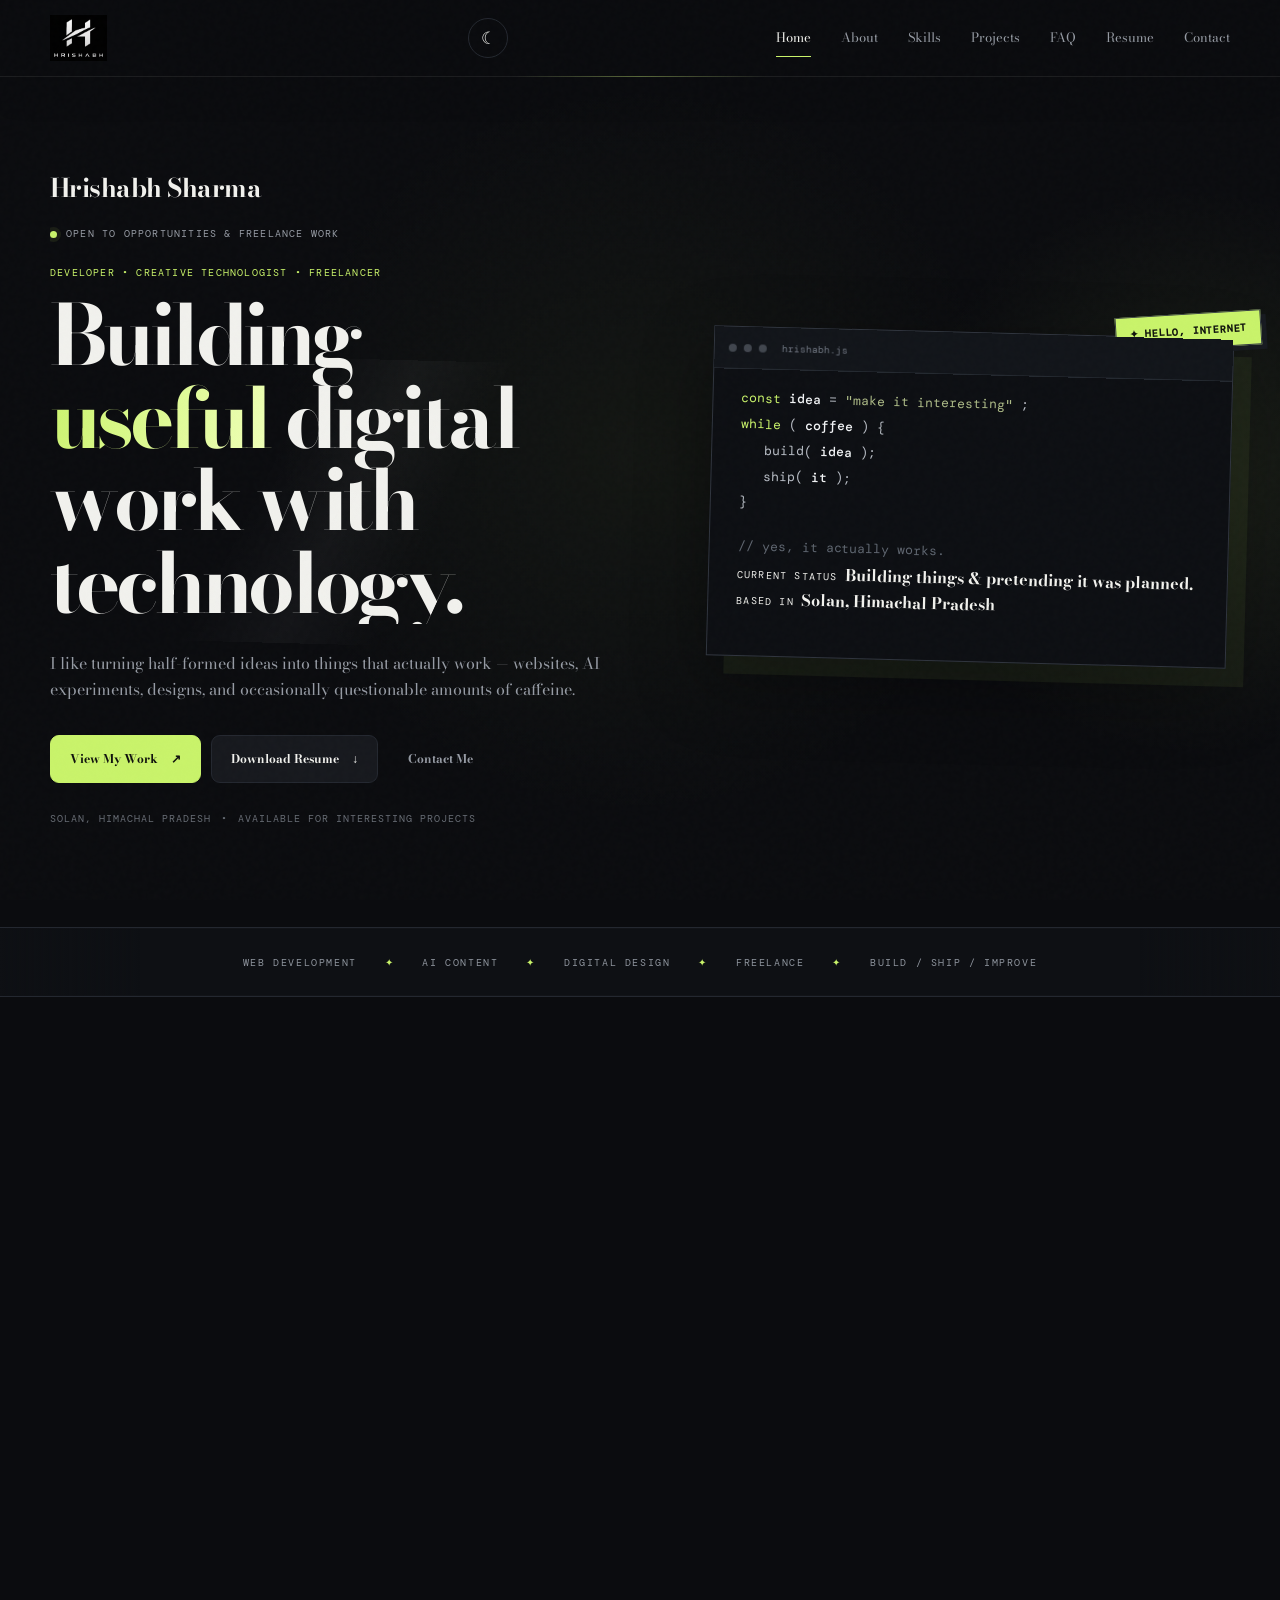
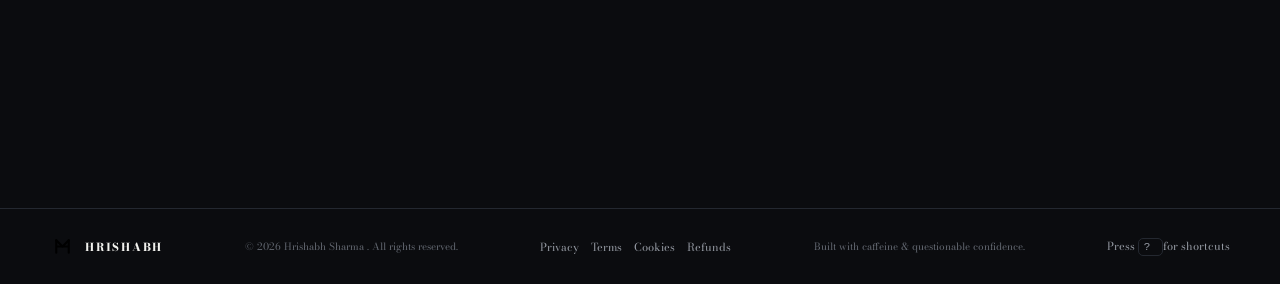
<file: index.html>
<!DOCTYPE html>
<html lang="en">
 <head>
  <meta charset="utf-8"/>
  <meta content="width=device-width, initial-scale=1.0" name="viewport"/>
  <meta content="Hrishabh Sharma &mdash; developer, creative technologist and freelancer." name="description"/>
  <meta content="Hrishabh Sharma &mdash; Portfolio" property="og:title"/>
  <meta content="Developer, creative technologist and freelancer building useful digital work." property="og:description"/>
  <meta content="website" property="og:type"/>
  <meta content="https://hrishabh-sharma.github.io/" property="og:url"/>
  <meta content="hrishabh-logo.png" property="og:image"/>
  <meta content="summary_large_image" name="twitter:card"/>
  <meta content="Hrishabh Sharma &mdash; Portfolio" name="twitter:title"/>
  <meta content="Developer, creative technologist and freelancer building useful digital work." name="twitter:description"/>
  <meta content="#0b0c0f" name="theme-color"/>
  <title>
   Hrishabh Sharma &mdash; Portfolio
  </title>
  <link href="logo.svg" rel="icon" type="image/svg+xml"/>
  <link href="styles.css" rel="stylesheet"/>
  <meta name="google-site-verification" content="fLs3SwCRqdv5piIlrP9gVvHVy-LVwtjwwnBd9U3S_yw" />

  <!-- Favicons -->
<link rel="icon" type="image/x-icon" href="/favicon.ico">
<link rel="icon" type="image/png" sizes="16x16" href="/favicon-16x16.png">
<link rel="icon" type="image/png" sizes="32x32" href="/favicon-32x32.png">

<!-- Apple Touch Icon -->
<link rel="apple-touch-icon" href="/apple-touch-icon.png">

<!-- Android Chrome -->
<link rel="icon" type="image/png" sizes="192x192" href="/android-chrome-192x192.png">
<link rel="icon" type="image/png" sizes="512x512" href="/android-chrome-512x512.png">

<!-- Web Manifest -->
<link rel="manifest" href="/site.webmanifest">
 </head>
 <body class="is-loading">
  <a class="skip-link" href="#main-content">
   Skip to content
  </a>
  <div aria-hidden="true" class="skeleton-loader" id="skeleton-loader">
   <div class="skeleton-card">
    <div class="skeleton-line med">
    </div>
    <div class="skeleton-line big">
    </div>
    <div class="skeleton-line">
    </div>
    <div class="skeleton-line med">
    </div>
   </div>
  </div>
  <div aria-hidden="true" class="scroll-progress">
   <span>
   </span>
  </div>
  <div aria-hidden="true" class="ambient ambient-one">
  </div>
  <div aria-hidden="true" class="ambient ambient-two">
  </div>
  <header class="nav-wrap">
   <nav aria-label="Primary navigation" class="nav container">
    <a class="brand brand-image" href="#home">
     <img alt="Hrishabh logo" src="hrishabh-logo.png"/>
    </a>
    <div class="nav-actions">
     <button aria-label="Toggle light and dark mode" class="theme-toggle" title="Toggle theme" type="button">
      ☾
     </button>
     <button aria-expanded="false" aria-label="Toggle navigation" class="menu-button" type="button">
      <span>
      </span>
      <span>
      </span>
      <span>
      </span>
     </button>
    </div>
    <div class="nav-links">
     <a href="#home">
      Home
     </a>
     <a href="#about">
      About
     </a>
     <a href="#skills">
      Skills
     </a>
     <a href="#projects">
      Projects
     </a>
     <a href="#faq">
      FAQ
     </a>
     <a href="#resume">
      Resume
     </a>
     <a href="#contact">
      Contact
     </a>
    </div>
   </nav>
  </header>
  <main id="main-content">
   <section class="hero" id="home">
    <div class="container hero-grid">
     <div class="hero-copy">
      <p class="hero-name" data-name="">
      </p>
      <div class="status">
       <span class="status-dot">
       </span>
       Open to opportunities &amp; freelance work
      </div>
      <p class="hero-kicker" data-tagline="">
      </p>
      <h1>
       Building
       <em>
        useful
       </em>
       digital work with technology.
      </h1>
      <p class="hero-intro" data-intro="">
      </p>
      <div class="button-row">
       <a class="button button-primary" href="#projects">
        View My Work
        <span>
         &nearrow;
        </span>
       </a>
       <a class="button button-secondary" data-resume="" download="">
        Download Resume
        <span>
         &darr;
        </span>
       </a>
       <a class="button button-ghost" href="#contact">
        Contact Me
       </a>
      </div>
      <div class="hero-meta">
       <span data-location="">
       </span>
       <span>
        &bull;
       </span>
       <span>
        Available for interesting projects
       </span>
      </div>
     </div>
     <div class="hero-visual hero-code">
      <div class="code-window">
       <div class="window-bar">
        <span>
        </span>
        <span>
        </span>
        <span>
        </span>
        <b>
         hrishabh.js
        </b>
       </div>
       <div class="code-lines">
        <div>
         <i>
          const
         </i>
         <strong>
          idea
         </strong>
         =
         <em>
          "make it interesting"
         </em>
         ;
        </div>
        <div>
         <i>
          while
         </i>
         (
         <strong>
          coffee
         </strong>
         ) {
        </div>
        <div class="indent">
         build(
         <strong>
          idea
         </strong>
         );
        </div>
        <div class="indent">
         ship(
         <strong>
          it
         </strong>
         );
        </div>
        <div>
         }
        </div>
        <div class="code-comment">
         // yes, it actually works.
        </div>
       </div>
       <div class="floating-card floating-top">
        <span class="mini-label">
         CURRENT STATUS
        </span>
        <strong>
         Building things &amp; pretending it was planned.
        </strong>
       </div>
       <div class="floating-card floating-bottom">
        <span class="mini-label">
         BASED IN
        </span>
        <strong data-location="">
        </strong>
       </div>
      </div>
     </div>
    </div>
   </section>
   <section aria-label="Creative highlights" class="visual-marquee">
    <div class="container marquee-track">
     <span>
      WEB DEVELOPMENT
     </span>
     <i>
      ✦
     </i>
     <span>
      AI CONTENT
     </span>
     <i>
      ✦
     </i>
     <span>
      DIGITAL DESIGN
     </span>
     <i>
      ✦
     </i>
     <span>
      FREELANCE
     </span>
     <i>
      ✦
     </i>
     <span>
      BUILD / SHIP / IMPROVE
     </span>
    </div>
   </section>
   <section class="section" id="about">
    <div class="container">
     <div class="section-heading">
      <span class="eyebrow">
       01 / About
      </span>
      <h2>
       Part developer, part designer, part &ldquo;let me try one more thing.&rdquo;
      </h2>
      <p>
       A little context about how I work and what I like building.
      </p>
     </div>
     <div class="about-grid">
      <div class="about-photo-wrap">
       <div class="about-photo-label">
        PROFILE / PHOTO
       </div>
       <!-- Replace profile-visual.svg with your own photo later. Keep the same path or update the src. -->
       <div class="profile-frame">
        <img alt="Profile placeholder for Hrishabh Sharma" loading="lazy" src="profile-visual.svg"/>
       </div>
      </div>
      <div class="about-content">
       <div class="about-lead">
        <p data-about="">
        </p>
       </div>
       <div class="about-details">
        <div>
         <span>
          Currently learning
         </span>
         <p data-learning="">
         </p>
        </div>
        <div>
         <span>
          Interested in
         </span>
         <p data-interests="">
         </p>
        </div>
       </div>
      </div>
     </div>
    </div>
   </section>
   <section class="section section-muted" id="skills">
    <div class="container">
     <div class="section-heading">
      <span class="eyebrow">
       02 / Skills
      </span>
      <h2>
       Things I can make do stuff.
      </h2>
      <p>
       Some serious skills, some creative ones, and a suspicious amount of curiosity.
      </p>
     </div>
     <div class="skill-grid" id="skills-grid">
     </div>
     <div class="tech-strip">
      <span>
       TECHNOLOGIES
      </span>
      <div id="technologies">
      </div>
     </div>
    </div>
   </section>
   <section class="section" id="projects">
    <div class="container">
     <div class="section-heading">
      <span class="eyebrow">
       03 / Projects
      </span>
      <h2>
       Things I have actually shipped.
      </h2>
      <p>
       No &ldquo;coming soon&rdquo; projects pretending to be experience.
      </p>
     </div>
     <div class="project-grid" id="projects-grid">
     </div>
    </div>
   </section>
   <section class="section section-muted" id="experience">
    <div class="container two-column-section">
     <div>
      <div class="section-heading">
       <span class="eyebrow">
        04 / Experience
       </span>
       <h2>
        Things I have done.
       </h2>
      </div>
      <div class="timeline" id="experience-list">
      </div>
     </div>
     <div id="education">
      <div class="section-heading">
       <span class="eyebrow">
        05 / Education
       </span>
       <h2>
        Current side quest.
       </h2>
      </div>
      <div class="education-list" id="education-list">
      </div>
     </div>
    </div>
   </section>
   <section class="section faq-section section-muted" id="faq">
    <div class="container">
     <div class="section-heading">
      <span class="eyebrow">
       06 / FAQ
      </span>
      <h2>
       Questions people usually ask.
      </h2>
      <p>
       The useful stuff, without making you dig through a 14-page PDF.
      </p>
     </div>
     <div class="faq-list">
      <article class="faq-item">
       <button aria-expanded="false" class="faq-question" type="button">
        <span>
         Can I hire you for a website?
        </span>
        <span>
         +
        </span>
       </button>
       <div class="faq-answer">
        <div>
         <p>
          Yes. I can work on landing pages, business websites, portfolio sites, and other practical web projects.
         </p>
        </div>
       </div>
      </article>
      <article class="faq-item">
       <button aria-expanded="false" class="faq-question" type="button">
        <span>
         Can you work with an existing website?
        </span>
        <span>
         +
        </span>
       </button>
       <div class="faq-answer">
        <div>
         <p>
          Yes. If the project is editable and the scope is clear, I can make updates, fixes, responsive improvements, and visual refinements.
         </p>
        </div>
       </div>
      </article>
      <article class="faq-item">
       <button aria-expanded="false" class="faq-question" type="button">
        <span>
         How do I contact you?
        </span>
        <span>
         +
        </span>
       </button>
       <div class="faq-answer">
        <div>
         <p>
          The fastest option is email. You can copy the address directly from the Contact section.
         </p>
        </div>
       </div>
      </article>
      <article class="faq-item">
       <button aria-expanded="false" class="faq-question" type="button">
        <span>
         Is this site available without a build setup?
        </span>
        <span>
         +
        </span>
       </button>
       <div class="faq-answer">
        <div>
         <p>
          Yes. This portfolio is plain HTML, CSS and JavaScript, so it can be opened directly and hosted on GitHub Pages.
         </p>
        </div>
       </div>
      </article>
     </div>
    </div>
   </section>
   <section class="section resume-section" id="resume">
    <div class="container resume-box">
     <div>
      <span class="eyebrow">
       07 / Resume
      </span>
      <h2>
       Want the concise version?
      </h2>
      <p>
       The formal version, for people who enjoy PDFs more than scrolling.
      </p>
     </div>
     <a class="button button-primary" data-resume="" download="">
      Download Resume
      <span>
       &darr;
      </span>
     </a>
    </div>
   </section>
   <section class="section contact-section" id="contact">
    <div class="container contact-grid">
     <div>
      <div class="section-heading">
       <span class="eyebrow">
        08 / Contact
       </span>
       <h2>
        Let's build something useful.
       </h2>
       <p>
        Got an idea, project, collaboration, or a beautifully chaotic problem? Send it over.
       </p>
      </div>
      <div class="email-wrap">
       <a class="email-link" data-email="">
       </a>
       <button class="copy-button" data-copy-email="" type="button">
        Copy email
       </button>
      </div>
     </div>
     <div class="contact-details">
      <div>
       <span>
        Location
       </span>
       <strong data-location="">
       </strong>
      </div>
      <div class="social-row" id="social-links">
      </div>
     </div>
    </div>
   </section>
  </main>
  <footer class="footer">
   <div class="container footer-inner">
    <a class="brand" href="#home">
     <img alt="" src="logo.svg"/>
     <span data-logo="">
      HRISHABH
     </span>
    </a>
    <span>
     &copy;
     <span id="year">
     </span>
     <span data-name="">
     </span>
     . All rights reserved.
    </span>
    <nav aria-label="Legal" class="legal-links">
     <a href="privacy-policy.html">
      Privacy
     </a>
     <a href="terms.html">
      Terms
     </a>
     <a href="cookie-policy.html">
      Cookies
     </a>
     <a href="refund-policy.html">
      Refunds
     </a>
    </nav>
    <span>
     Built with caffeine &amp; questionable confidence.
    </span>
    <span class="shortcut-hint">
     Press
     <kbd>
      ?
     </kbd>
     for shortcuts
    </span>
   </div>
  </footer>
  <button aria-label="Back to top" class="back-top" id="back-top" type="button">
   &uarr;
  </button>
  <div aria-atomic="true" aria-live="polite" class="toast-stack" id="toast-stack">
  </div>
  <div aria-labelledby="shortcut-title" aria-modal="true" class="shortcut-panel" id="shortcut-panel" role="dialog">
   <div class="shortcut-box">
    <div class="shortcut-head">
     <h3 id="shortcut-title">
      Keyboard shortcuts
     </h3>
     <button aria-label="Close shortcuts" class="shortcut-close" type="button">
      &times;
     </button>
    </div>
    <div class="shortcut-list">
     <div class="shortcut-row">
      <span>
       Go home
      </span>
      <kbd>
       G
      </kbd>
      <kbd>
       H
      </kbd>
     </div>
     <div class="shortcut-row">
      <span>
       Go to projects
      </span>
      <kbd>
       G
      </kbd>
      <kbd>
       P
      </kbd>
     </div>
     <div class="shortcut-row">
      <span>
       Go to contact
      </span>
      <kbd>
       G
      </kbd>
      <kbd>
       C
      </kbd>
     </div>
     <div class="shortcut-row">
      <span>
       Toggle theme
      </span>
      <kbd>
       T
      </kbd>
     </div>
     <div class="shortcut-row">
      <span>
       Show shortcuts
      </span>
      <kbd>
       ?
      </kbd>
     </div>
     <div class="shortcut-row">
      <span>
       Close overlay
      </span>
      <kbd>
       Esc
      </kbd>
     </div>
    </div>
   </div>
  </div>
  <script src="profile.js">
  </script>
  <script src="main.js">
  </script>
 </body>
</html>
</file>
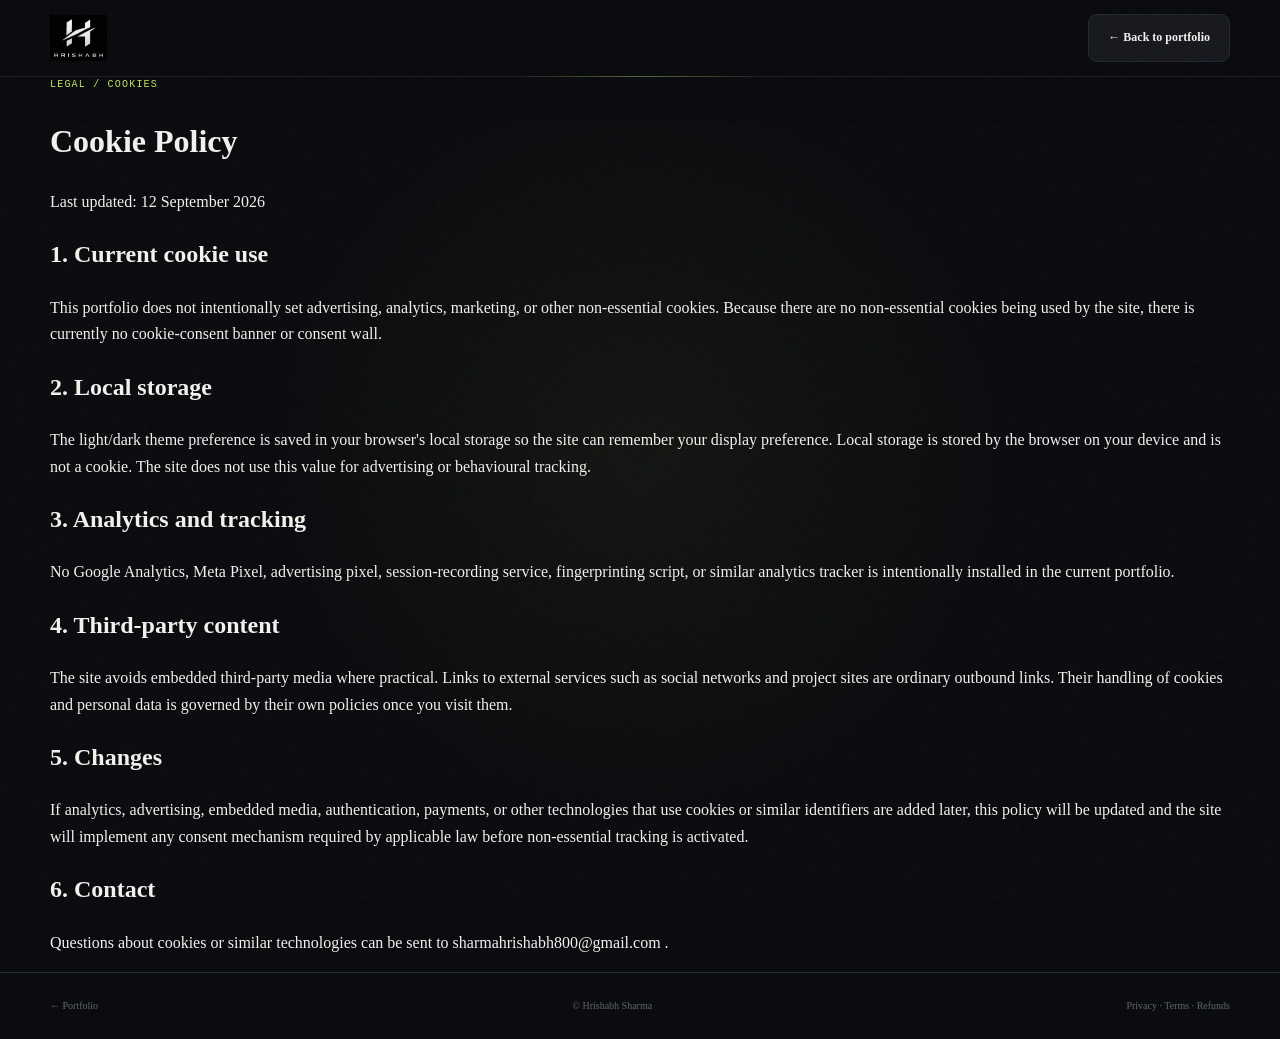
<file: cookie-policy.html>
<!DOCTYPE html>
<html lang="en">
 <head>
  <meta charset="utf-8"/>
  <meta content="width=device-width, initial-scale=1" name="viewport"/>
  <meta content="default-src 'self'; script-src 'self'; style-src 'self' 'unsafe-inline'; img-src 'self' data:; font-src 'self'; connect-src 'none'; frame-src 'none'; object-src 'none'; base-uri 'self'; form-action 'self' mailto:; frame-ancestors 'none';" http-equiv="Content-Security-Policy"/>
  <meta content="Cookie Policy for Hrishabh Sharma's portfolio website." name="description"/>
  <title>
   Cookie Policy &mdash; Hrishabh Sharma
  </title>
  <link href="logo.svg" rel="icon" type="image/svg+xml"/>
  <link href="styles.css" rel="stylesheet"/>
 </head>
 <body>
  <a class="skip-link" href="#legal-content">
   Skip to content
  </a>
  <header class="nav-wrap">
   <nav aria-label="Primary navigation" class="nav container">
    <a class="brand brand-image" href="index.html">
     <img alt="Hrishabh logo" src="hrishabh-logo.png"/>
    </a>
    <a class="button button-secondary" href="index.html">
     &larr; Back to portfolio
    </a>
   </nav>
  </header>
  <main class="legal-page" id="legal-content">
   <div class="container legal-container">
    <span class="eyebrow">
     Legal / Cookies
    </span>
    <h1>
     Cookie Policy
    </h1>
    <p class="legal-updated">
     Last updated: 12 September 2026
    </p>
    <h2>
     1. Current cookie use
    </h2>
    <p>
     This portfolio does not intentionally set advertising, analytics, marketing, or other non-essential cookies. Because there are no non-essential cookies being used by the site, there is currently no cookie-consent banner or consent wall.
    </p>
    <h2>
     2. Local storage
    </h2>
    <p>
     The light/dark theme preference is saved in your browser's local storage so the site can remember your display preference. Local storage is stored by the browser on your device and is not a cookie. The site does not use this value for advertising or behavioural tracking.
    </p>
    <h2>
     3. Analytics and tracking
    </h2>
    <p>
     No Google Analytics, Meta Pixel, advertising pixel, session-recording service, fingerprinting script, or similar analytics tracker is intentionally installed in the current portfolio.
    </p>
    <h2>
     4. Third-party content
    </h2>
    <p>
     The site avoids embedded third-party media where practical. Links to external services such as social networks and project sites are ordinary outbound links. Their handling of cookies and personal data is governed by their own policies once you visit them.
    </p>
    <h2>
     5. Changes
    </h2>
    <p>
     If analytics, advertising, embedded media, authentication, payments, or other technologies that use cookies or similar identifiers are added later, this policy will be updated and the site will implement any consent mechanism required by applicable law before non-essential tracking is activated.
    </p>
    <h2>
     6. Contact
    </h2>
    <p>
     Questions about cookies or similar technologies can be sent to
     <a href="mailto:sharmahrishabh800@gmail.com">
      sharmahrishabh800@gmail.com
     </a>
     .
    </p>
   </div>
  </main>
  <footer class="footer">
   <div class="container footer-inner">
    <a href="index.html">
     &larr; Portfolio
    </a>
    <span>
     &copy;
     <span id="year">
     </span>
     Hrishabh Sharma
    </span>
    <nav aria-label="Legal navigation">
     <a href="privacy-policy.html">
      Privacy
     </a>
     &middot;
     <a href="terms.html">
      Terms
     </a>
     &middot;
     <a href="refund-policy.html">
      Refunds
     </a>
    </nav>
   </div>
  </footer>
  <script>
   document.getElementById('year').textContent=new Date().getFullYear();
  </script>
 </body>
</html>
</file>
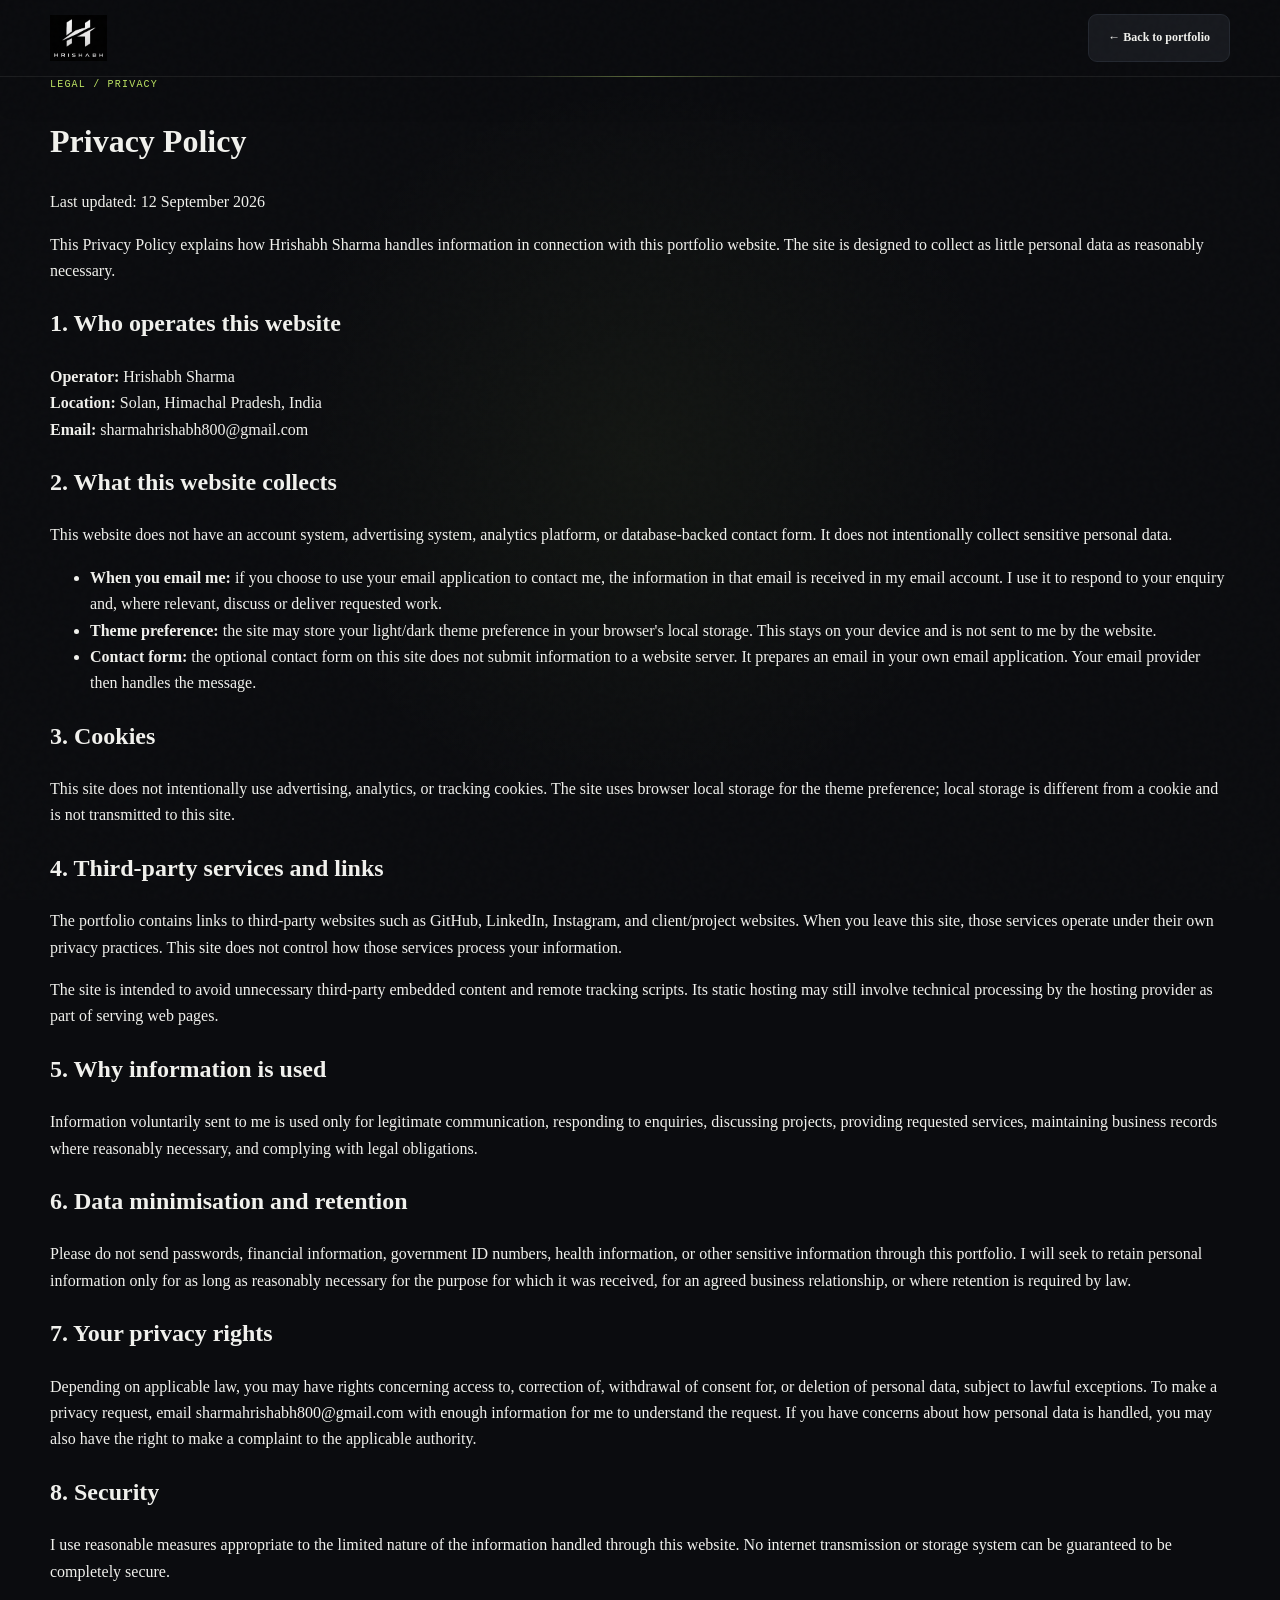
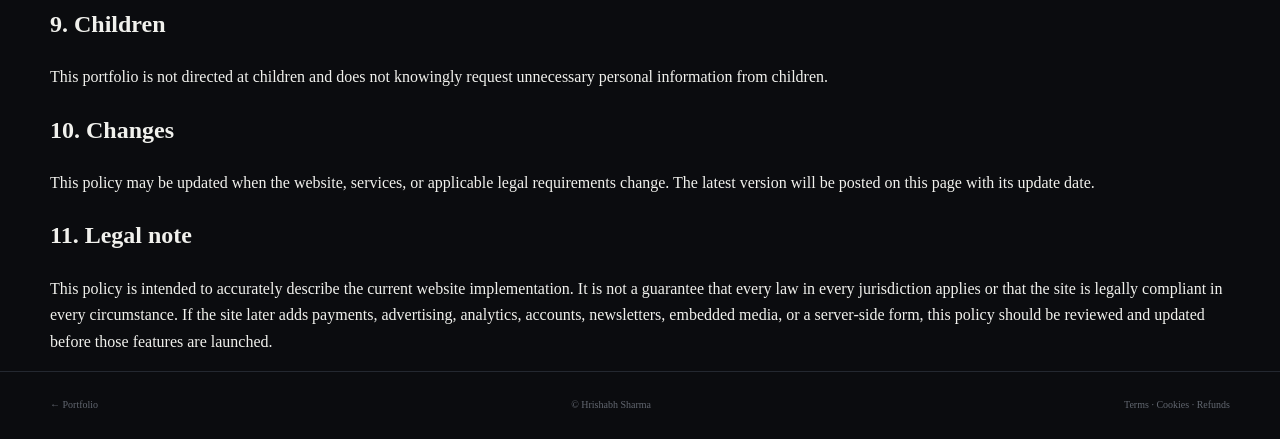
<file: privacy-policy.html>
<!DOCTYPE html>
<html lang="en">
 <head>
  <meta charset="utf-8"/>
  <meta content="width=device-width, initial-scale=1" name="viewport"/>
  <meta content="default-src 'self'; script-src 'self'; style-src 'self' 'unsafe-inline'; img-src 'self' data:; font-src 'self'; connect-src 'none'; frame-src 'none'; object-src 'none'; base-uri 'self'; form-action 'self' mailto:; frame-ancestors 'none';" http-equiv="Content-Security-Policy"/>
  <meta content="Privacy Policy for Hrishabh Sharma's portfolio website." name="description"/>
  <title>
   Privacy Policy &mdash; Hrishabh Sharma
  </title>
  <link href="logo.svg" rel="icon" type="image/svg+xml"/>
  <link href="styles.css" rel="stylesheet"/>
 </head>
 <body>
  <a class="skip-link" href="#legal-content">
   Skip to content
  </a>
  <header class="nav-wrap">
   <nav aria-label="Primary navigation" class="nav container">
    <a class="brand brand-image" href="index.html">
     <img alt="Hrishabh logo" src="hrishabh-logo.png"/>
    </a>
    <a class="button button-secondary" href="index.html">
     &larr; Back to portfolio
    </a>
   </nav>
  </header>
  <main class="legal-page" id="legal-content">
   <div class="container legal-container">
    <span class="eyebrow">
     Legal / Privacy
    </span>
    <h1>
     Privacy Policy
    </h1>
    <p class="legal-updated">
     Last updated: 12 September 2026
    </p>
    <p>
     This Privacy Policy explains how Hrishabh Sharma handles information in connection with this portfolio website. The site is designed to collect as little personal data as reasonably necessary.
    </p>
    <h2>
     1. Who operates this website
    </h2>
    <p>
     <strong>
      Operator:
     </strong>
     Hrishabh Sharma
     <br/>
     <strong>
      Location:
     </strong>
     Solan, Himachal Pradesh, India
     <br/>
     <strong>
      Email:
     </strong>
     <a href="mailto:sharmahrishabh800@gmail.com">
      sharmahrishabh800@gmail.com
     </a>
    </p>
    <h2>
     2. What this website collects
    </h2>
    <p>
     This website does not have an account system, advertising system, analytics platform, or database-backed contact form. It does not intentionally collect sensitive personal data.
    </p>
    <ul>
     <li>
      <strong>
       When you email me:
      </strong>
      if you choose to use your email application to contact me, the information in that email is received in my email account. I use it to respond to your enquiry and, where relevant, discuss or deliver requested work.
     </li>
     <li>
      <strong>
       Theme preference:
      </strong>
      the site may store your light/dark theme preference in your browser's local storage. This stays on your device and is not sent to me by the website.
     </li>
     <li>
      <strong>
       Contact form:
      </strong>
      the optional contact form on this site does not submit information to a website server. It prepares an email in your own email application. Your email provider then handles the message.
     </li>
    </ul>
    <h2>
     3. Cookies
    </h2>
    <p>
     This site does not intentionally use advertising, analytics, or tracking cookies. The site uses browser local storage for the theme preference; local storage is different from a cookie and is not transmitted to this site.
    </p>
    <h2>
     4. Third-party services and links
    </h2>
    <p>
     The portfolio contains links to third-party websites such as GitHub, LinkedIn, Instagram, and client/project websites. When you leave this site, those services operate under their own privacy practices. This site does not control how those services process your information.
    </p>
    <p>
     The site is intended to avoid unnecessary third-party embedded content and remote tracking scripts. Its static hosting may still involve technical processing by the hosting provider as part of serving web pages.
    </p>
    <h2>
     5. Why information is used
    </h2>
    <p>
     Information voluntarily sent to me is used only for legitimate communication, responding to enquiries, discussing projects, providing requested services, maintaining business records where reasonably necessary, and complying with legal obligations.
    </p>
    <h2>
     6. Data minimisation and retention
    </h2>
    <p>
     Please do not send passwords, financial information, government ID numbers, health information, or other sensitive information through this portfolio. I will seek to retain personal information only for as long as reasonably necessary for the purpose for which it was received, for an agreed business relationship, or where retention is required by law.
    </p>
    <h2>
     7. Your privacy rights
    </h2>
    <p>
     Depending on applicable law, you may have rights concerning access to, correction of, withdrawal of consent for, or deletion of personal data, subject to lawful exceptions. To make a privacy request, email
     <a href="mailto:sharmahrishabh800@gmail.com">
      sharmahrishabh800@gmail.com
     </a>
     with enough information for me to understand the request. If you have concerns about how personal data is handled, you may also have the right to make a complaint to the applicable authority.
    </p>
    <h2>
     8. Security
    </h2>
    <p>
     I use reasonable measures appropriate to the limited nature of the information handled through this website. No internet transmission or storage system can be guaranteed to be completely secure.
    </p>
    <h2>
     9. Children
    </h2>
    <p>
     This portfolio is not directed at children and does not knowingly request unnecessary personal information from children.
    </p>
    <h2>
     10. Changes
    </h2>
    <p>
     This policy may be updated when the website, services, or applicable legal requirements change. The latest version will be posted on this page with its update date.
    </p>
    <h2>
     11. Legal note
    </h2>
    <p>
     This policy is intended to accurately describe the current website implementation. It is not a guarantee that every law in every jurisdiction applies or that the site is legally compliant in every circumstance. If the site later adds payments, advertising, analytics, accounts, newsletters, embedded media, or a server-side form, this policy should be reviewed and updated before those features are launched.
    </p>
   </div>
  </main>
  <footer class="footer">
   <div class="container footer-inner">
    <a href="index.html">
     &larr; Portfolio
    </a>
    <span>
     &copy;
     <span id="year">
     </span>
     Hrishabh Sharma
    </span>
    <nav aria-label="Legal navigation">
     <a href="terms.html">
      Terms
     </a>
     &middot;
     <a href="cookie-policy.html">
      Cookies
     </a>
     &middot;
     <a href="refund-policy.html">
      Refunds
     </a>
    </nav>
   </div>
  </footer>
  <script>
   document.getElementById('year').textContent=new Date().getFullYear();
  </script>
 </body>
</html>
</file>
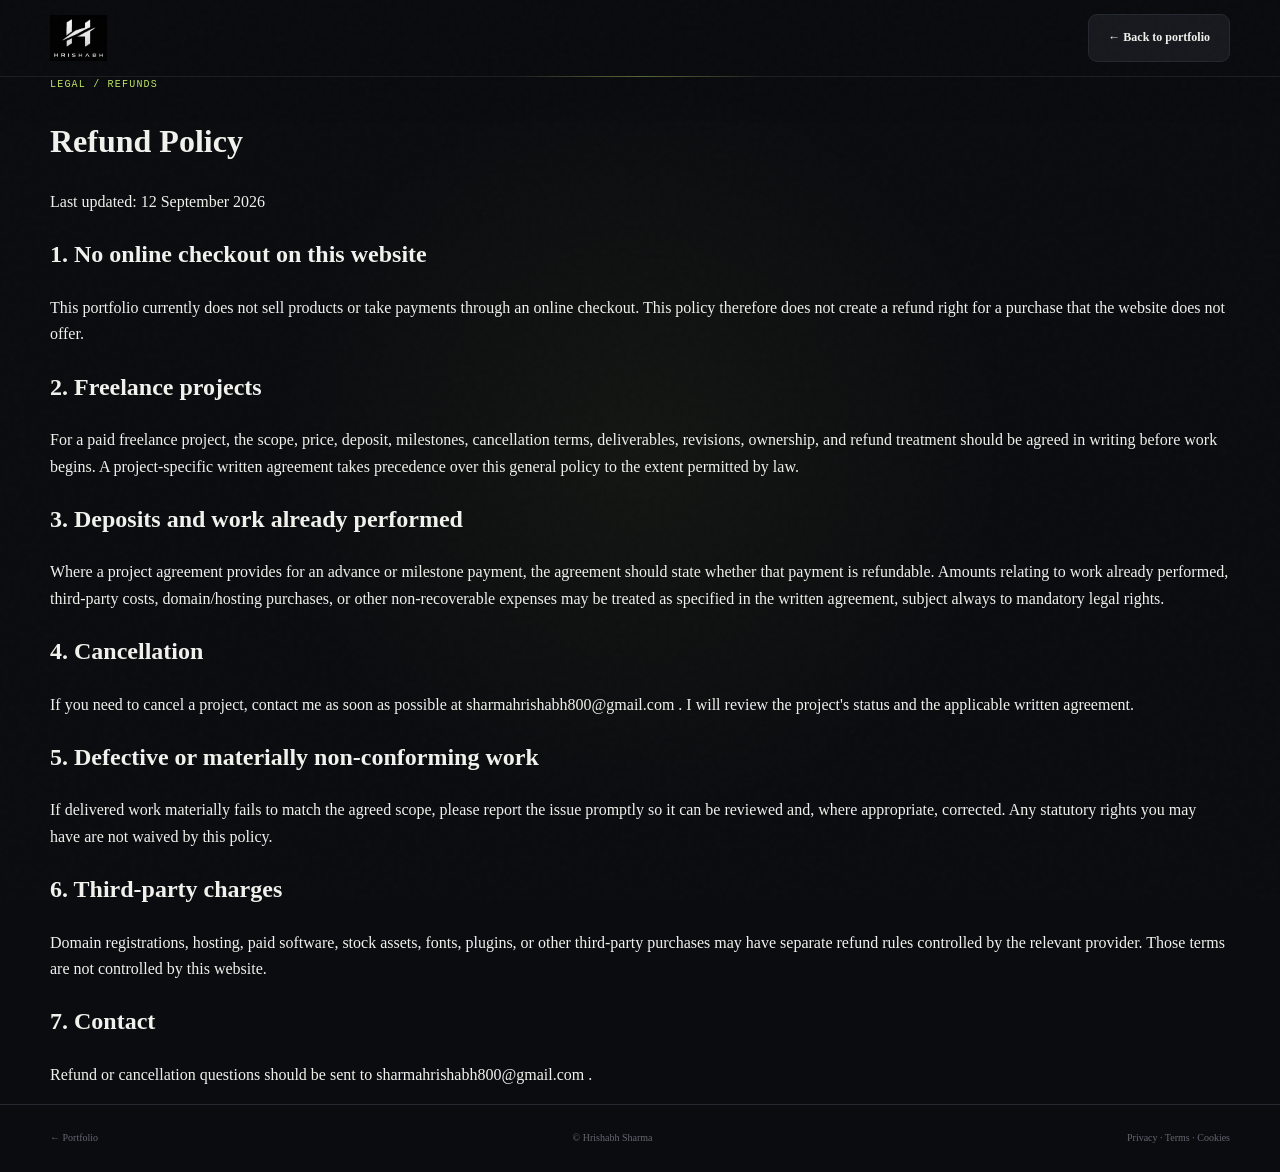
<file: refund-policy.html>
<!DOCTYPE html>
<html lang="en">
 <head>
  <meta charset="utf-8"/>
  <meta content="width=device-width, initial-scale=1" name="viewport"/>
  <meta content="default-src 'self'; script-src 'self'; style-src 'self' 'unsafe-inline'; img-src 'self' data:; font-src 'self'; connect-src 'none'; frame-src 'none'; object-src 'none'; base-uri 'self'; form-action 'self' mailto:; frame-ancestors 'none';" http-equiv="Content-Security-Policy"/>
  <meta content="Refund Policy for Hrishabh Sharma's freelance services and portfolio website." name="description"/>
  <title>
   Refund Policy &mdash; Hrishabh Sharma
  </title>
  <link href="logo.svg" rel="icon" type="image/svg+xml"/>
  <link href="styles.css" rel="stylesheet"/>
 </head>
 <body>
  <a class="skip-link" href="#legal-content">
   Skip to content
  </a>
  <header class="nav-wrap">
   <nav aria-label="Primary navigation" class="nav container">
    <a class="brand brand-image" href="index.html">
     <img alt="Hrishabh logo" src="hrishabh-logo.png"/>
    </a>
    <a class="button button-secondary" href="index.html">
     &larr; Back to portfolio
    </a>
   </nav>
  </header>
  <main class="legal-page" id="legal-content">
   <div class="container legal-container">
    <span class="eyebrow">
     Legal / Refunds
    </span>
    <h1>
     Refund Policy
    </h1>
    <p class="legal-updated">
     Last updated: 12 September 2026
    </p>
    <h2>
     1. No online checkout on this website
    </h2>
    <p>
     This portfolio currently does not sell products or take payments through an online checkout. This policy therefore does not create a refund right for a purchase that the website does not offer.
    </p>
    <h2>
     2. Freelance projects
    </h2>
    <p>
     For a paid freelance project, the scope, price, deposit, milestones, cancellation terms, deliverables, revisions, ownership, and refund treatment should be agreed in writing before work begins. A project-specific written agreement takes precedence over this general policy to the extent permitted by law.
    </p>
    <h2>
     3. Deposits and work already performed
    </h2>
    <p>
     Where a project agreement provides for an advance or milestone payment, the agreement should state whether that payment is refundable. Amounts relating to work already performed, third-party costs, domain/hosting purchases, or other non-recoverable expenses may be treated as specified in the written agreement, subject always to mandatory legal rights.
    </p>
    <h2>
     4. Cancellation
    </h2>
    <p>
     If you need to cancel a project, contact me as soon as possible at
     <a href="mailto:sharmahrishabh800@gmail.com">
      sharmahrishabh800@gmail.com
     </a>
     . I will review the project's status and the applicable written agreement.
    </p>
    <h2>
     5. Defective or materially non-conforming work
    </h2>
    <p>
     If delivered work materially fails to match the agreed scope, please report the issue promptly so it can be reviewed and, where appropriate, corrected. Any statutory rights you may have are not waived by this policy.
    </p>
    <h2>
     6. Third-party charges
    </h2>
    <p>
     Domain registrations, hosting, paid software, stock assets, fonts, plugins, or other third-party purchases may have separate refund rules controlled by the relevant provider. Those terms are not controlled by this website.
    </p>
    <h2>
     7. Contact
    </h2>
    <p>
     Refund or cancellation questions should be sent to
     <a href="mailto:sharmahrishabh800@gmail.com">
      sharmahrishabh800@gmail.com
     </a>
     .
    </p>
   </div>
  </main>
  <footer class="footer">
   <div class="container footer-inner">
    <a href="index.html">
     &larr; Portfolio
    </a>
    <span>
     &copy;
     <span id="year">
     </span>
     Hrishabh Sharma
    </span>
    <nav aria-label="Legal navigation">
     <a href="privacy-policy.html">
      Privacy
     </a>
     &middot;
     <a href="terms.html">
      Terms
     </a>
     &middot;
     <a href="cookie-policy.html">
      Cookies
     </a>
    </nav>
   </div>
  </footer>
  <script>
   document.getElementById('year').textContent=new Date().getFullYear();
  </script>
 </body>
</html>
</file>
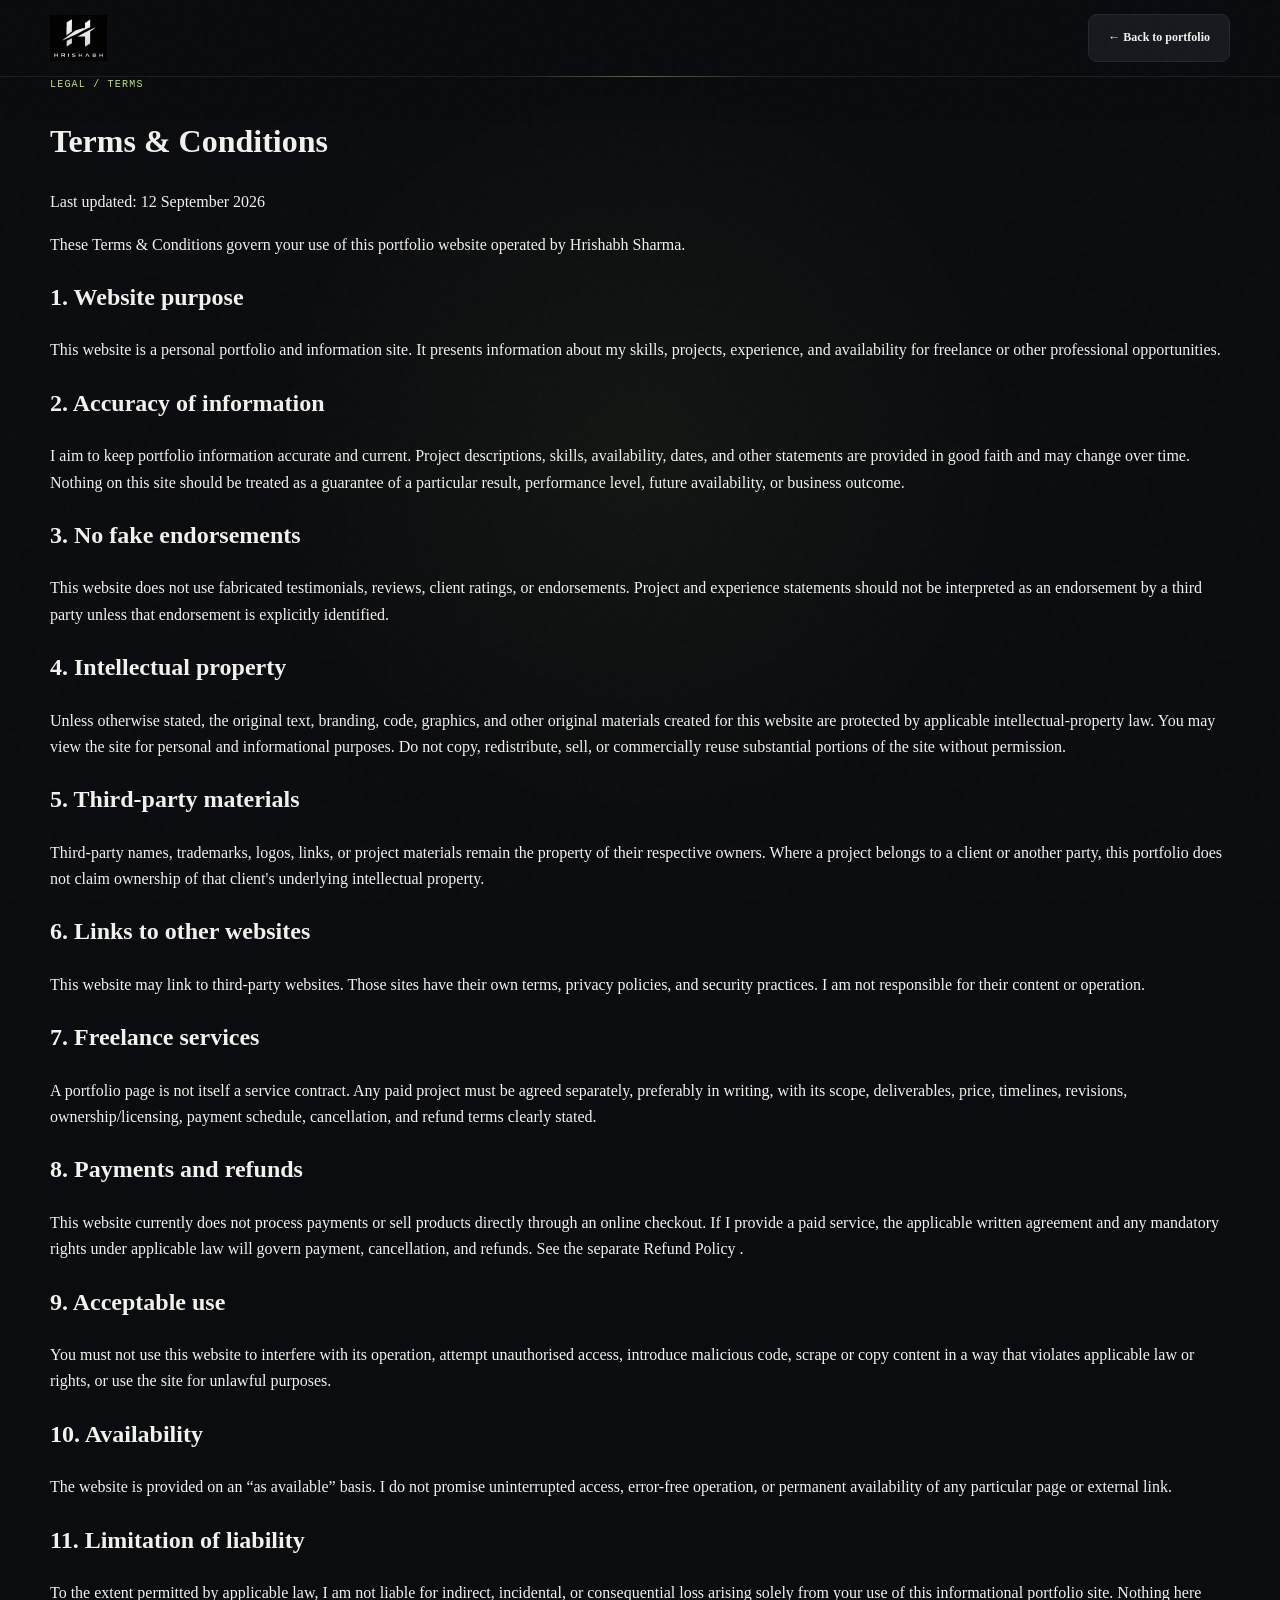
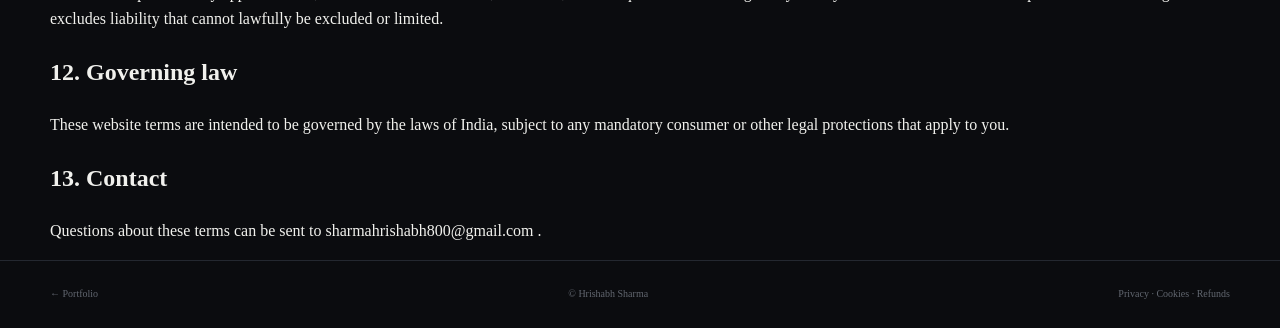
<file: terms.html>
<!DOCTYPE html>
<html lang="en">
 <head>
  <meta charset="utf-8"/>
  <meta content="width=device-width, initial-scale=1" name="viewport"/>
  <meta content="default-src 'self'; script-src 'self'; style-src 'self' 'unsafe-inline'; img-src 'self' data:; font-src 'self'; connect-src 'none'; frame-src 'none'; object-src 'none'; base-uri 'self'; form-action 'self' mailto:; frame-ancestors 'none';" http-equiv="Content-Security-Policy"/>
  <meta content="Terms and Conditions for Hrishabh Sharma's portfolio website." name="description"/>
  <title>
   Terms &amp; Conditions &mdash; Hrishabh Sharma
  </title>
  <link href="logo.svg" rel="icon" type="image/svg+xml"/>
  <link href="styles.css" rel="stylesheet"/>
 </head>
 <body>
  <a class="skip-link" href="#legal-content">
   Skip to content
  </a>
  <header class="nav-wrap">
   <nav aria-label="Primary navigation" class="nav container">
    <a class="brand brand-image" href="index.html">
     <img alt="Hrishabh logo" src="hrishabh-logo.png"/>
    </a>
    <a class="button button-secondary" href="index.html">
     &larr; Back to portfolio
    </a>
   </nav>
  </header>
  <main class="legal-page" id="legal-content">
   <div class="container legal-container">
    <span class="eyebrow">
     Legal / Terms
    </span>
    <h1>
     Terms &amp; Conditions
    </h1>
    <p class="legal-updated">
     Last updated: 12 September 2026
    </p>
    <p>
     These Terms &amp; Conditions govern your use of this portfolio website operated by Hrishabh Sharma.
    </p>
    <h2>
     1. Website purpose
    </h2>
    <p>
     This website is a personal portfolio and information site. It presents information about my skills, projects, experience, and availability for freelance or other professional opportunities.
    </p>
    <h2>
     2. Accuracy of information
    </h2>
    <p>
     I aim to keep portfolio information accurate and current. Project descriptions, skills, availability, dates, and other statements are provided in good faith and may change over time. Nothing on this site should be treated as a guarantee of a particular result, performance level, future availability, or business outcome.
    </p>
    <h2>
     3. No fake endorsements
    </h2>
    <p>
     This website does not use fabricated testimonials, reviews, client ratings, or endorsements. Project and experience statements should not be interpreted as an endorsement by a third party unless that endorsement is explicitly identified.
    </p>
    <h2>
     4. Intellectual property
    </h2>
    <p>
     Unless otherwise stated, the original text, branding, code, graphics, and other original materials created for this website are protected by applicable intellectual-property law. You may view the site for personal and informational purposes. Do not copy, redistribute, sell, or commercially reuse substantial portions of the site without permission.
    </p>
    <h2>
     5. Third-party materials
    </h2>
    <p>
     Third-party names, trademarks, logos, links, or project materials remain the property of their respective owners. Where a project belongs to a client or another party, this portfolio does not claim ownership of that client's underlying intellectual property.
    </p>
    <h2>
     6. Links to other websites
    </h2>
    <p>
     This website may link to third-party websites. Those sites have their own terms, privacy policies, and security practices. I am not responsible for their content or operation.
    </p>
    <h2>
     7. Freelance services
    </h2>
    <p>
     A portfolio page is not itself a service contract. Any paid project must be agreed separately, preferably in writing, with its scope, deliverables, price, timelines, revisions, ownership/licensing, payment schedule, cancellation, and refund terms clearly stated.
    </p>
    <h2>
     8. Payments and refunds
    </h2>
    <p>
     This website currently does not process payments or sell products directly through an online checkout. If I provide a paid service, the applicable written agreement and any mandatory rights under applicable law will govern payment, cancellation, and refunds. See the separate
     <a href="refund-policy.html">
      Refund Policy
     </a>
     .
    </p>
    <h2>
     9. Acceptable use
    </h2>
    <p>
     You must not use this website to interfere with its operation, attempt unauthorised access, introduce malicious code, scrape or copy content in a way that violates applicable law or rights, or use the site for unlawful purposes.
    </p>
    <h2>
     10. Availability
    </h2>
    <p>
     The website is provided on an &ldquo;as available&rdquo; basis. I do not promise uninterrupted access, error-free operation, or permanent availability of any particular page or external link.
    </p>
    <h2>
     11. Limitation of liability
    </h2>
    <p>
     To the extent permitted by applicable law, I am not liable for indirect, incidental, or consequential loss arising solely from your use of this informational portfolio site. Nothing here excludes liability that cannot lawfully be excluded or limited.
    </p>
    <h2>
     12. Governing law
    </h2>
    <p>
     These website terms are intended to be governed by the laws of India, subject to any mandatory consumer or other legal protections that apply to you.
    </p>
    <h2>
     13. Contact
    </h2>
    <p>
     Questions about these terms can be sent to
     <a href="mailto:sharmahrishabh800@gmail.com">
      sharmahrishabh800@gmail.com
     </a>
     .
    </p>
   </div>
  </main>
  <footer class="footer">
   <div class="container footer-inner">
    <a href="index.html">
     &larr; Portfolio
    </a>
    <span>
     &copy;
     <span id="year">
     </span>
     Hrishabh Sharma
    </span>
    <nav aria-label="Legal navigation">
     <a href="privacy-policy.html">
      Privacy
     </a>
     &middot;
     <a href="cookie-policy.html">
      Cookies
     </a>
     &middot;
     <a href="refund-policy.html">
      Refunds
     </a>
    </nav>
   </div>
  </footer>
  <script>
   document.getElementById('year').textContent=new Date().getFullYear();
  </script>
 </body>
</html>
</file>
<file: styles.css>
@import url('https://fonts.googleapis.com/css2?family=Bodoni+Moda:opsz,wght@6..96,400;6..96,500;6..96,600;6..96,700&family=DM+Mono:wght@400;500&family=Manrope:wght@400;500;600;700;800&display=swap');

:root {
  --bg: #0b0c0f;
  --bg-soft: #101217;
  --text: #f1f1ed;
  --muted: #969ba4;
  --line: #242830;
  --accent: #c9f36a;
  --max: 1180px;
  --radius: 18px;
}

* { box-sizing: border-box; }
html { scroll-behavior: smooth; }
body {
  margin: 0;
  background: var(--bg);
  color: var(--text);
  font-family: "Bodoni Moda", serif;
  line-height: 1.65;
}
a { color: inherit; text-decoration: none; }
button { font: inherit; }
img { max-width: 100%; display: block; }

.container {
  width: min(calc(100% - 40px), var(--max));
  margin-inline: auto;
}

.nav-wrap {
  position: sticky;
  top: 0;
  z-index: 20;
  background: rgba(11, 12, 15, .86);
  backdrop-filter: blur(16px);
  border-bottom: 1px solid rgba(255,255,255,.06);
}
.nav {
  height: 76px;
  display: flex;
  align-items: center;
  justify-content: space-between;
}
.brand {
  display: inline-flex;
  align-items: center;
  gap: 10px;
  font-size: 13px;
  font-weight: 800;
  letter-spacing: .16em;
}
.brand img { width: 25px; height: 25px; }
.nav-links { display: flex; gap: 30px; }
.nav-links a {
  color: var(--muted);
  font-size: 13px;
  transition: color .2s ease;
}
.nav-links a:hover { color: var(--text); }
.menu-button { display: none; }

.hero {
  min-height: calc(100vh - 76px);
  display: grid;
  align-items: center;
  padding: 90px 0 100px;
  position: relative;
  overflow: hidden;
}
.hero::before {
  content: "";
  position: absolute;
  width: 620px;
  height: 620px;
  right: -220px;
  top: 10%;
  border-radius: 50%;
  background: radial-gradient(circle, rgba(201,243,106,.08), transparent 65%);
  pointer-events: none;
}
.hero-grid {
  display: grid;
  grid-template-columns: 1.15fr .85fr;
  gap: 80px;
  align-items: center;
}
.hero-name {
  margin: 0 0 10px;
  font-size: clamp(20px, 2vw, 28px);
  font-weight: 700;
  letter-spacing: -0.02em;
}

.status, .hero-kicker, .eyebrow, .mini-label, .tech-strip > span, .contact-details span, .timeline-date, .education-item > span {
  font-family: "DM Mono", monospace;
  text-transform: uppercase;
  letter-spacing: .12em;
  font-size: 10px;
}
.status {
  display: inline-flex;
  gap: 9px;
  align-items: center;
  color: var(--muted);
  margin-bottom: 22px;
}
.status-dot {
  width: 7px; height: 7px;
  border-radius: 50%;
  background: var(--accent);
  box-shadow: 0 0 0 4px rgba(201,243,106,.08);
}
.hero-kicker { color: var(--accent); margin: 0 0 13px; }
.hero h1 {
  font-size: clamp(48px, 6.5vw, 86px);
  line-height: .99;
  letter-spacing: -.055em;
  max-width: 760px;
  margin: 0;
}
.hero h1 em {
  color: var(--accent);
  font-style: normal;
}
.hero-intro {
  color: var(--muted);
  max-width: 610px;
  font-size: 16px;
  margin: 26px 0 0;
}
.button-row {
  display: flex;
  flex-wrap: wrap;
  gap: 10px;
  margin-top: 32px;
}
.button {
  display: inline-flex;
  align-items: center;
  gap: 13px;
  min-height: 48px;
  padding: 0 19px;
  border: 1px solid var(--line);
  border-radius: 9px;
  font-size: 12px;
  font-weight: 700;
  transition: transform .2s ease, border-color .2s ease, background .2s ease;
}
.button:hover { transform: translateY(-2px); border-color: #454b55; }
.button-primary {
  color: #10120d;
  background: var(--accent);
  border-color: var(--accent);
}
.button-secondary { background: #17191e; }
.button-ghost { border-color: transparent; color: var(--muted); }
.hero-meta {
  display: flex;
  gap: 10px;
  margin-top: 28px;
  color: #676c74;
  font-family: "DM Mono", monospace;
  font-size: 10px;
  text-transform: uppercase;
  letter-spacing: .1em;
}

.hero-visual {
  min-height: 500px;
  position: relative;
  display: grid;
  place-items: center;
}
.section { padding: 120px 0; }
.section-muted { background: var(--bg-soft); border-block: 1px solid rgba(255,255,255,.035); }
.section-heading { max-width: 720px; margin-bottom: 55px; }
.eyebrow { color: var(--accent); display: block; margin-bottom: 12px; }
.section-heading h2 {
  font-size: clamp(34px, 4vw, 54px);
  letter-spacing: -.045em;
  line-height: 1.05;
  margin: 0;
}
.section-heading p { color: var(--muted); margin: 16px 0 0; max-width: 590px; }

.about-grid {
  display: grid;
  grid-template-columns: .72fr 1.28fr;
  gap: 80px;
  align-items: start;
}
.about-photo-wrap {
  position: sticky;
  top: 110px;
}
.about-photo-label {
  color: var(--accent);
  font: 10px "DM Mono", monospace;
  letter-spacing: .1em;
  text-transform: uppercase;
  margin-bottom: 12px;
}
.profile-frame {
  width: 100%;
  max-width: 360px;
  aspect-ratio: 4 / 5;
  overflow: hidden;
  border: 1px solid var(--line);
  background: var(--bg-soft);
}
.profile-frame img {
  width: 100%;
  height: 100%;
  display: block;
  object-fit: cover;
}
.about-content { min-width: 0; }
.about-lead p {
  font-size: clamp(22px, 2.5vw, 31px);
  line-height: 1.4;
  letter-spacing: -.025em;
  margin: 0;
}
.about-details { display: grid; gap: 30px; }
.about-details > div { border-top: 1px solid var(--line); padding-top: 16px; }
.about-details span {
  font: 10px "DM Mono", monospace;
  text-transform: uppercase;
  color: var(--accent);
  letter-spacing: .1em;
}
.about-details p { color: var(--muted); font-size: 14px; margin: 8px 0 0; }

.skill-grid {
  display: grid;
  grid-template-columns: repeat(3, 1fr);
  gap: 12px;
}
.skill-card {
  background: #111419;
  border: 1px solid var(--line);
  border-radius: var(--radius);
  padding: 25px;
  min-height: 230px;
}
.skill-card h3 { font-size: 19px; margin: 35px 0 17px; }
.skill-list { display: flex; flex-wrap: wrap; gap: 7px; }
.skill-list span, .tag-row span {
  color: #b5bac2;
  border: 1px solid #2a2e35;
  padding: 6px 9px;
  border-radius: 6px;
  font-size: 10px;
}
.tech-strip {
  margin-top: 35px;
  border-top: 1px solid var(--line);
  border-bottom: 1px solid var(--line);
  padding: 20px 0;
  display: grid;
  grid-template-columns: 150px 1fr;
  gap: 20px;
  align-items: center;
}
.tech-strip > span { color: #666b74; }
.tech-strip div { display: flex; flex-wrap: wrap; gap: 20px; }
.tech-strip b { font-size: 12px; color: #c2c5ca; }

.project-grid { display: grid; grid-template-columns: repeat(3, 1fr); gap: 14px; }
.project-card {
  background: #111318;
  border: 1px solid var(--line);
  overflow: hidden;
  transition: transform .25s ease, border-color .25s ease;
}
.project-card:hover { transform: translateY(-5px); border-color: #3a4049; }
.project-image {
  aspect-ratio: 16 / 10;
  background: #0e1014;
  border-bottom: 1px solid var(--line);
  overflow: hidden;
}
.project-image img { width: 100%; height: 100%; object-fit: cover; }
.project-placeholder {
  height: 100%;
  padding: 22px;
  display: flex;
  flex-direction: column;
  justify-content: space-between;
  color: #555b64;
  background: radial-gradient(circle at 80% 20%, rgba(201,243,106,.08), transparent 35%);
}
.project-placeholder span { font: 11px "DM Mono", monospace; color: var(--accent); }
.project-placeholder div { font-size: 22px; font-weight: 700; letter-spacing: -.03em; color: #2b3037; }
.project-body { padding: 24px; }
.project-title-row { display: flex; justify-content: space-between; gap: 15px; }
.project-title-row h3 { margin: 0; font-size: 19px; }
.project-title-row > span { color: #535860; font: 10px "DM Mono", monospace; }
.project-body p { color: var(--muted); font-size: 13px; min-height: 84px; margin: 12px 0 18px; }
.tag-row { display: flex; flex-wrap: wrap; gap: 6px; }
.project-links {
  display: flex;
  gap: 18px;
  margin-top: 22px;
  padding-top: 17px;
  border-top: 1px solid var(--line);
}
.project-links a, .social-row a {
  color: var(--text);
  font-size: 11px;
  font-weight: 700;
}
.project-links a:hover, .social-row a:hover, .email-link:hover { color: var(--accent); }

.two-column-section {
  display: grid;
  grid-template-columns: 1fr 1fr;
  gap: 100px;
}
.timeline { border-left: 1px solid #30343b; padding-left: 25px; }
.timeline-item { position: relative; padding: 0 0 42px; }
.timeline-item:last-child { padding-bottom: 0; }
.timeline-dot {
  position: absolute;
  width: 7px; height: 7px;
  background: var(--accent);
  border-radius: 50%;
  left: -29px;
  top: 6px;
}
.timeline-date { color: var(--accent); }
.timeline-item h3 { margin: 9px 0 0; font-size: 20px; }
.timeline-item h4 { color: #747a84; margin: 2px 0 10px; font-size: 12px; }
.timeline-item p, .education-item p { color: var(--muted); font-size: 13px; margin: 0; }
.education-list { display: grid; gap: 12px; }
.education-item {
  padding: 22px;
  border: 1px solid var(--line);
  background: #111419;
}
.education-item > span { color: var(--accent); }
.education-item h3 { margin: 10px 0 2px; font-size: 17px; }
.education-item h4 { margin: 0 0 8px; color: #777d86; font-size: 12px; }

.resume-section { padding-top: 75px; padding-bottom: 75px; }
.resume-box {
  display: flex;
  align-items: center;
  justify-content: space-between;
  gap: 40px;
  border: 1px solid var(--line);
  padding: 42px;
  background: linear-gradient(100deg, #12151a, #0e1014);
}
.resume-box h2 { margin: 0; font-size: 32px; letter-spacing: -.04em; }
.resume-box p { margin: 8px 0 0; color: var(--muted); max-width: 610px; font-size: 13px; }

.contact-section { padding-bottom: 100px; }
.contact-grid {
  display: grid;
  grid-template-columns: 1.2fr .8fr;
  gap: 90px;
}
.email-link {
  display: inline-flex;
  gap: 20px;
  align-items: center;
  color: var(--text);
  font-size: clamp(20px, 3vw, 31px);
  letter-spacing: -.03em;
  border-bottom: 1px solid #363b44;
  padding-bottom: 9px;
}
.email-link span { color: var(--accent); }
.contact-details { border-top: 1px solid var(--line); }
.contact-details > div {
  padding: 18px 0;
  border-bottom: 1px solid var(--line);
  display: grid;
  gap: 3px;
}
.contact-details span { color: #686e77; }
.contact-details strong { font-size: 13px; font-weight: 600; }
.contact-details .social-row {
  display: flex;
  flex-wrap: wrap;
  gap: 20px;
}

.footer {
  border-top: 1px solid var(--line);
  padding: 25px 0;
  color: #626770;
  font-size: 10px;
}
.footer-inner { display: flex; align-items: center; justify-content: space-between; gap: 20px; }
.footer .brand { color: var(--text); font-size: 11px; }
.legal-links { display:flex; align-items:center; flex-wrap:wrap; gap:12px; }
.legal-links a { color:var(--muted); font-size:11px; text-decoration:none; }
.legal-links a:hover, .legal-links a:focus-visible { color:var(--text); text-decoration:underline; text-underline-offset:3px; }

@media (max-width: 950px) {
  .hero-grid { grid-template-columns: 1fr; gap: 50px; }
  .hero-visual { min-height: 430px; }
  .about-grid, .two-column-section, .contact-grid { grid-template-columns: 1fr; gap: 55px; }
  .skill-grid, .project-grid { grid-template-columns: 1fr 1fr; }
}
@media (max-width: 760px) {
  .container { width: min(calc(100% - 28px), var(--max)); }
  .nav { height: 68px; }
  .menu-button {
    display: grid;
    gap: 4px;
    border: 0;
    background: transparent;
    padding: 8px 0 8px 10px;
    cursor: pointer;
  }
  .menu-button span { width: 22px; height: 1px; background: var(--text); }
  .nav-links {
    display: none;
    position: absolute;
    left: 0; right: 0; top: 68px;
    padding: 14px;
    background: rgba(11,12,15,.98);
    border-bottom: 1px solid var(--line);
  }
  .nav-links.open { display: grid; }
  .nav-links a { padding: 10px 12px; }
  .hero { padding: 70px 0 80px; min-height: auto; }
  .hero h1 { font-size: clamp(43px, 14vw, 65px); }
  .hero-visual { min-height: 390px; }
  .about-photo-wrap { position: static; }
  .profile-frame { width: min(270px, 100%); }
  .floating-top { right: -3px; top: 35px; }
  .floating-bottom { left: -3px; bottom: 25px; }
  .section { padding: 85px 0; }
  .skill-grid, .project-grid { grid-template-columns: 1fr; }
  .project-body p { min-height: auto; }
  .tech-strip { grid-template-columns: 1fr; }
  .resume-box { flex-direction: column; align-items: flex-start; padding: 28px; }
  .footer-inner { flex-direction: column; align-items: flex-start; }
}


/* Visual additions */
.visual-marquee { border-block: 1px solid var(--line); background: #0e1014; overflow: hidden; }
.marquee-track { min-height: 68px; display:flex; align-items:center; justify-content:center; flex-wrap:wrap; gap:18px 28px; color:#8e949d; font: 10px "DM Mono", monospace; letter-spacing:.16em; }
.marquee-track i { color:var(--accent); font-style:normal; }
.project-image { position:relative; }
.project-image::after { content:""; position:absolute; inset:0; pointer-events:none; background:linear-gradient(180deg, transparent 55%, rgba(0,0,0,.22)); }
@media (max-width:760px){ .marquee-track { justify-content:flex-start; gap:14px 18px; padding-block:16px; } }


/* Playful developer-style hero */
.hero-code { isolation: isolate; }
.code-window {
  position: relative;
  width: min(520px, 90vw);
  min-height: 330px;
  padding: 58px 28px 28px;
  border: 1px solid #30353e;
  background: #0d0f13;
  box-shadow: 18px 18px 0 rgba(201,243,106,.07), 0 25px 70px rgba(0,0,0,.35);
  transform: rotate(1.5deg);
  transition: transform .35s ease, box-shadow .35s ease;
}
.code-window:hover { transform: rotate(0deg) translateY(-6px); box-shadow: 22px 22px 0 rgba(201,243,106,.1), 0 35px 80px rgba(0,0,0,.42); }
.window-bar {
  position: absolute; inset: 0 0 auto 0; height: 42px;
  display: flex; align-items: center; gap: 7px; padding: 0 14px;
  border-bottom: 1px solid #242930; background: #12151a;
}
.window-bar span { width: 8px; height: 8px; border-radius: 50%; background: #41464e; }
.window-bar b { margin-left: 8px; color: #6f7580; font: 10px "DM Mono", monospace; font-weight: 400; }
.code-lines { color: #b9bec6; font: 13px/2 "DM Mono", monospace; }
.code-lines i { color: var(--accent); font-style: normal; }
.code-lines strong { color: #f1f3f5; font-weight: 500; }
.code-lines em { color: #aebc88; font-style: normal; }
.code-lines .indent { padding-left: 24px; }
.code-comment { margin-top: 18px; color: #5f6670; }
.code-window::before {
  content: "✦  HELLO, INTERNET";
  position: absolute; right: -28px; top: -25px;
  padding: 10px 13px; border: 1px solid #343a43; background: var(--accent); color: #11140d;
  font: 10px "DM Mono", monospace; letter-spacing: .08em; font-weight: 700;
  transform: rotate(-5deg); box-shadow: 5px 5px 0 #171a20;
}
.floating-card strong { max-width: 220px; line-height: 1.45; }
.skill-card { transition: transform .25s ease, border-color .25s ease, background .25s ease; }
.skill-card:hover { transform: translateY(-5px) rotate(-.4deg); border-color: #424952; background: #15181d; }
.skill-card h3 { margin-top: 0; }
.project-card { transition: transform .25s ease, border-color .25s ease; }
.project-card:hover { transform: translateY(-7px); border-color: #444a54; }
.project-arrow { color: var(--accent); font-size: 18px; transition: transform .25s ease; }
.project-card:hover .project-arrow { transform: translate(4px,-4px); }
.empty-card { min-height: 150px; display: flex; flex-direction: column; justify-content: center; }
.visual-marquee { overflow: hidden; }
.marquee-track { width: max-content; animation: marquee 22s linear infinite; }
@keyframes marquee { from { transform: translateX(0); } to { transform: translateX(-35%); } }
@media (max-width: 800px) {
  .code-window { min-height: 280px; transform: none; padding-inline: 20px; }
  .code-window::before { right: -5px; top: -22px; }
  .floating-top { top: 30px; right: -4px; }
  .floating-bottom { bottom: 20px; left: -4px; }
}

/* Custom branded nav logo */
.brand-image {
  width: 150px;
  height: 46px;
  display: inline-flex;
  align-items: center;
}
.brand-image img {
  width: 150px;
  height: 46px;
  object-fit: contain;
  object-position: left center;
  display: block;
}
@media (max-width: 700px) {
  .brand-image, .brand-image img { width: 124px; height: 40px; }
}


/* ── Premium motion system ─────────────────────────────────────────────── */
body { overflow-x: hidden; }
::selection { background: var(--accent); color: #0b0c0f; }

.scroll-progress {
  position: fixed;
  z-index: 100;
  inset: 0 0 auto;
  height: 2px;
  pointer-events: none;
  background: transparent;
}
.scroll-progress span {
  display: block;
  width: 100%;
  height: 100%;
  background: var(--accent);
  transform: scaleX(0);
  transform-origin: left;
  box-shadow: 0 0 16px rgba(201,243,106,.65);
}

.ambient {
  position: fixed;
  z-index: -1;
  width: 480px;
  height: 480px;
  border-radius: 50%;
  pointer-events: none;
  filter: blur(70px);
  opacity: .08;
  background: var(--accent);
  animation: ambientFloat 14s ease-in-out infinite alternate;
}
.ambient-one { top: 12vh; right: -260px; }
.ambient-two { bottom: 8vh; left: -280px; animation-delay: -6s; }
@keyframes ambientFloat { from { transform: translate3d(0,0,0) scale(1); } to { transform: translate3d(-50px,35px,0) scale(1.12); } }

.hero-copy > * { opacity: 0; animation: luxuryHeroIn .8s cubic-bezier(.2,.8,.2,1) forwards; }
.hero-copy .status { animation-delay: .08s; }
.hero-copy .hero-kicker { animation-delay: .16s; }
.hero-copy h1 { animation-delay: .24s; }
.hero-copy .hero-intro { animation-delay: .32s; }
.hero-copy .button-row { animation-delay: .40s; }
.hero-copy .hero-meta { animation-delay: .48s; }
.hero-visual { animation: heroVisualIn 1s cubic-bezier(.2,.8,.2,1) .18s both; }
.hero-visual > * { opacity: 1; }
@keyframes heroVisualIn { from { opacity:0; transform: translateY(28px) scale(.96); } to { opacity:1; transform:none; } }

.nav-wrap { box-shadow: 0 10px 40px rgba(0,0,0,.10); }
.nav-links a { position: relative; }
.nav-links a::after {
  content: "";
  position: absolute;
  left: 0;
  right: 100%;
  bottom: -8px;
  height: 1px;
  background: var(--accent);
  transition: right .25s ease;
}
.nav-links a:hover::after { right: 0; }

.button { position: relative; overflow: hidden; isolation: isolate; }
.button::before {
  content: "";
  position: absolute;
  top: -70%; left: -120%;
  width: 70%; height: 240%;
  transform: rotate(22deg);
  background: rgba(255,255,255,.18);
  transition: left .55s ease;
  pointer-events: none;
}
.button:hover::before { left: 145%; }

.skill-card, .project-card, .education-item, .resume-box {
  position: relative;
  isolation: isolate;
}
.skill-card::before, .project-card::before, .education-item::before, .resume-box::before {
  content: "";
  position: absolute;
  inset: 0;
  border-radius: inherit;
  pointer-events: none;
  background: radial-gradient(circle at 50% 0%, rgba(201,243,106,.09), transparent 42%);
  opacity: 0;
  transition: opacity .35s ease;
  z-index: -1;
}
.skill-card:hover::before, .project-card:hover::before, .education-item:hover::before, .resume-box:hover::before { opacity: 1; }
.skill-card:hover, .project-card:hover, .education-item:hover { box-shadow: 0 22px 55px rgba(0,0,0,.24); }

.skill-list span, .tag-row span { transition: border-color .2s ease, color .2s ease, transform .2s ease, background .2s ease; }
.skill-list span:hover, .tag-row span:hover { color: var(--text); border-color: rgba(201,243,106,.45); background: rgba(201,243,106,.05); transform: translateY(-2px); }

.project-image img { transition: transform .7s cubic-bezier(.2,.75,.2,1), filter .7s ease; }
.project-card:hover .project-image img { transform: scale(1.055); filter: saturate(1.08) contrast(1.03); }

.timeline-dot { animation: dotPulse 2.4s ease-in-out infinite; }
@keyframes dotPulse { 0%,100% { box-shadow: 0 0 0 0 rgba(201,243,106,.24); } 50% { box-shadow: 0 0 0 8px rgba(201,243,106,0); } }

.code-window::after {
  content: "";
  position: absolute;
  inset: 42px 0 0;
  pointer-events: none;
  background: linear-gradient(115deg, transparent 35%, rgba(255,255,255,.035) 50%, transparent 65%);
  transform: translateX(-120%);
  animation: screenSweep 6s ease-in-out infinite;
}
@keyframes screenSweep { 0%,55% { transform: translateX(-120%); } 78%,100% { transform: translateX(120%); } }

.visual-marquee { position: relative; }
.visual-marquee::before, .visual-marquee::after { content:""; position:absolute; top:0; bottom:0; width:90px; z-index:2; pointer-events:none; }
.visual-marquee::before { left:0; background:linear-gradient(90deg, #0e1014, transparent); }
.visual-marquee::after { right:0; background:linear-gradient(270deg, #0e1014, transparent); }

.email-link { transition: letter-spacing .3s ease, color .3s ease; }
.email-link:hover { letter-spacing: -.015em; }


@media (max-width: 800px) {
  .ambient-one, .ambient-two { filter: blur(45px); }
}

@media (prefers-reduced-motion: reduce) {
  *, *::before, *::after { animation-duration: .001ms !important; animation-iteration-count: 1 !important; scroll-behavior: auto !important; transition-duration: .001ms !important; }
  .reveal { opacity: 1; transform: none; filter: none; }
  .scroll-progress { display: none; }
}

:root {
  --mx: 50vw;
  --my: 50vh;
  --luxury-line: rgba(255,255,255,.075);
}

html { background: var(--bg); }
body {
  position: relative;
  background:
    radial-gradient(600px circle at var(--mx) var(--my), rgba(201,243,106,.045), transparent 62%),
    var(--bg);
}

body::after {
  content: "";
  position: fixed;
  inset: 0;
  z-index: 90;
  pointer-events: none;
  opacity: .025;
  background-image: url("data:image/svg+xml,%3Csvg viewBox='0 0 180 180' xmlns='http://www.w3.org/2000/svg'%3E%3Cfilter id='n'%3E%3CfeTurbulence type='fractalNoise' baseFrequency='.9' numOctaves='3' stitchTiles='stitch'/%3E%3C/filter%3E%3Crect width='100%25' height='100%25' filter='url(%23n)' opacity='.7'/%3E%3C/svg%3E");
}

.nav-wrap {
  border-bottom-color: var(--luxury-line);
  transition: background .4s ease, box-shadow .4s ease;
}
.nav-wrap::after {
  content: "";
  position: absolute;
  left: 0; right: 0; bottom: -1px;
  height: 1px;
  background: linear-gradient(90deg, transparent, rgba(201,243,106,.35), transparent);
  transform: scaleX(.2);
  transform-origin: center;
  transition: transform .8s cubic-bezier(.2,.8,.2,1);
}
.nav-wrap:hover::after { transform: scaleX(1); }
.nav-links a { transition: color .25s ease, transform .25s ease; }
.nav-links a::after { transition: right .35s cubic-bezier(.2,.8,.2,1); }
.nav-links a.active { color: var(--text); }
.nav-links a.active::after { right: 0; }

.hero-copy > * { animation-name: luxuryHeroIn; }
@keyframes luxuryHeroIn {
  from { opacity: 0; transform: translate3d(0, 32px, 0); clip-path: inset(0 0 100% 0); filter: blur(9px); }
  to { opacity: 1; transform: translate3d(0,0,0); clip-path: inset(0 0 0 0); filter: blur(0); }
}
.hero h1 {
  position: relative;
  text-wrap: balance;
}
.hero h1 em {
  background: linear-gradient(110deg, var(--accent), #efffb8 45%, var(--accent));
  background-size: 220% 100%;
  -webkit-background-clip: text;
  background-clip: text;
  color: transparent;
  animation: accentShimmer 5s ease-in-out infinite;
}
@keyframes accentShimmer {
  0%, 100% { background-position: 0% 50%; }
  50% { background-position: 100% 50%; }
}

.reveal {
  opacity: 0;
  transform: translate3d(0, 46px, 0) scale(.985);
  transition: opacity .7s cubic-bezier(.16,1,.3,1), transform .7s cubic-bezier(.16,1,.3,1);
  transition-delay: var(--reveal-delay, 0ms);
  will-change: opacity, transform;
}
.reveal.is-visible {
  opacity: 1;
  transform: translate3d(0,0,0) scale(1);
}

.section-heading::after {
  content: "";
  display: block;
  width: 44px;
  height: 1px;
  margin-top: 26px;
  background: var(--accent);
  transform: scaleX(0);
  transform-origin: left;
  transition: transform .8s cubic-bezier(.16,1,.3,1) .25s;
}
.section-heading .eyebrow { display: inline-flex; align-items: center; gap: 10px; }
.section-heading .eyebrow::before {
  content: "";
  width: 5px; height: 5px;
  border-radius: 50%;
  background: var(--accent);
  box-shadow: 0 0 0 0 rgba(201,243,106,.3);
  transition: box-shadow .6s ease .35s;
}
.reveal.is-visible .section-heading::after { transform: scaleX(1); }
.reveal.is-visible .section-heading .eyebrow::before { box-shadow: 0 0 0 6px rgba(201,243,106,0); }

.skill-card, .project-card, .education-item {
  transform: perspective(900px) rotateX(var(--rx,0deg)) rotateY(var(--ry,0deg));
  transition:
    transform .45s cubic-bezier(.2,.8,.2,1),
    border-color .35s ease,
    background .35s ease,
    box-shadow .45s ease;
  overflow: hidden;
}
.skill-card::after, .project-card::after, .education-item::after {
  content: "";
  position: absolute;
  inset: -1px;
  pointer-events: none;
  border-radius: inherit;
  background: radial-gradient(240px circle at var(--gx,50%) var(--gy,0%), rgba(201,243,106,.11), transparent 68%);
  opacity: 0;
  transition: opacity .35s ease;
}
.skill-card:hover::after, .project-card:hover::after, .education-item:hover::after { opacity: 1; }
.skill-card:hover, .project-card:hover, .education-item:hover {
  box-shadow: 0 18px 45px rgba(0,0,0,.24), 0 0 0 1px rgba(201,243,106,.04);
}

.project-image { position: relative; }
.project-image::before {
  content: "";
  position: absolute;
  z-index: 2;
  top: 0; bottom: 0; left: -45%;
  width: 30%;
  background: linear-gradient(90deg, transparent, rgba(255,255,255,.10), transparent);
  transform: skewX(-18deg);
  transition: left .9s cubic-bezier(.2,.8,.2,1);
}
.project-card:hover .project-image::before { left: 125%; }

.code-window {
  box-shadow: 18px 18px 0 rgba(201,243,106,.055), 0 25px 70px rgba(0,0,0,.35);
  animation: codeFloat 6s ease-in-out infinite;
}
@keyframes codeFloat {
  0%,100% { transform: rotate(1.5deg) translateY(0); }
  50% { transform: rotate(.4deg) translateY(-7px); }
}
.code-window::before { animation: badgeFloat 5s ease-in-out infinite; }
@keyframes badgeFloat {
  0%,100% { transform: rotate(-5deg) translateY(0); }
  50% { transform: rotate(-3deg) translateY(-5px); }
}
.code-window::after { animation: screenSweep 5.5s ease-in-out infinite; }

.visual-marquee::before, .visual-marquee::after { width: 140px; }
.visual-marquee { box-shadow: inset 0 1px 0 rgba(255,255,255,.015), inset 0 -1px 0 rgba(255,255,255,.015); }
.marquee-track { animation-duration: 28s; }
.marquee-track i { animation: starPulse 2.6s ease-in-out infinite; }
@keyframes starPulse { 0%,100% { opacity:.45; transform: scale(.9) rotate(0); } 50% { opacity:1; transform: scale(1.15) rotate(90deg); } }

.timeline { position: relative; }
.timeline::before {
  content: "";
  position: absolute;
  left: -1px; top: 0; bottom: 0;
  width: 1px;
  background: linear-gradient(var(--accent), rgba(201,243,106,.05));
  transform: scaleY(0);
  transform-origin: top;
  transition: transform 1.1s cubic-bezier(.16,1,.3,1) .15s;
}
#experience-list.reveal.is-visible::before { transform: scaleY(1); }
.timeline-dot { position: absolute; z-index: 2; }

.resume-box { overflow: hidden; }
.resume-box::after {
  content: "";
  position: absolute;
  width: 360px; height: 360px;
  right: -180px; top: -190px;
  border-radius: 50%;
  background: radial-gradient(circle, rgba(201,243,106,.13), transparent 68%);
  animation: resumeGlow 8s ease-in-out infinite alternate;
  pointer-events: none;
}
@keyframes resumeGlow {
  from { transform: translate3d(0,0,0) scale(.9); opacity:.55; }
  to { transform: translate3d(-80px,70px,0) scale(1.2); opacity:1; }
}

.email-link { position: relative; border-bottom: 0; }
.email-link::after {
  content: "";
  position: absolute;
  left: 0; right: 0; bottom: 0;
  height: 1px;
  background: linear-gradient(90deg, var(--accent), transparent);
  transform: scaleX(.25);
  transform-origin: left;
  transition: transform .6s cubic-bezier(.16,1,.3,1);
}
.email-link:hover::after { transform: scaleX(1); }

@media (max-width: 800px) {
  body::after { opacity: .018; }
  .code-window { animation: none; }
  .code-window::before { animation: none; }
}


@media (max-width: 800px) {
  .ambient-one, .ambient-two { filter: blur(45px); }
}

@media (prefers-reduced-motion: reduce) {
  body::after { display: none; }
  .hero h1 em, .code-window, .code-window::before, .marquee-track i, .resume-box::after { animation: none !important; }
  .reveal { opacity: 1; transform: none; filter: none; transition: none; }
}

:root { --surface-strong: rgba(16,18,23,.94); --shadow-soft: 0 20px 60px rgba(0,0,0,.24); }
body.light-theme { --bg:#f4f5f1; --text:#111318; --muted:#5f636b; --line:rgba(17,19,24,.12); --accent:#91ff2f; background:var(--bg); color:var(--text); }
body.light-theme .nav-wrap { background:rgba(244,245,241,.82); }
body.light-theme .section-muted { background:#e9ebe5; }
body.light-theme .code-window, body.light-theme .floating-card, body.light-theme .shortcut-panel, body.light-theme .faq-item, body.light-theme .toast { background:#fff; color:var(--text); }
body.light-theme .code-window { box-shadow:var(--shadow-soft); }

.skip-link { position:fixed; left:16px; top:12px; z-index:1000; transform:translateY(-160%); padding:11px 15px; border-radius:10px; background:var(--accent); color:#071006; font-weight:800; transition:transform .2s ease; }
.skip-link:focus { transform:translateY(0); }

.theme-toggle { width:40px; height:40px; border:1px solid var(--line); border-radius:50%; background:transparent; color:inherit; cursor:pointer; display:grid; place-items:center; font-size:17px; }
.theme-toggle:hover { border-color:var(--accent); transform:translateY(-2px); }

.back-top { position:fixed; right:22px; bottom:22px; z-index:80; width:46px; height:46px; border:1px solid var(--line); border-radius:50%; background:var(--surface-strong); color:inherit; display:grid; place-items:center; cursor:pointer; opacity:0; pointer-events:none; transform:translateY(10px); transition:.25s ease; box-shadow:0 10px 30px rgba(0,0,0,.18); }
.back-top.show { opacity:1; pointer-events:auto; transform:translateY(0); }

body.is-loading main, body.is-loading footer { opacity:0; }
.skeleton-loader { position:fixed; inset:0; z-index:120; display:grid; place-items:center; background:var(--bg); transition:opacity .45s ease, visibility .45s ease; }
.skeleton-loader.hidden { opacity:0; visibility:hidden; pointer-events:none; }
.skeleton-card { width:min(680px,80vw); display:grid; gap:13px; }
.skeleton-line { height:14px; border-radius:99px; background:linear-gradient(90deg, rgba(255,255,255,.06) 25%, rgba(255,255,255,.16) 50%, rgba(255,255,255,.06) 75%); background-size:200% 100%; animation:skeletonShimmer 1.1s infinite; }
.skeleton-line.big { width:78%; height:54px; }
.skeleton-line.med { width:58%; }
@keyframes skeletonShimmer { to { background-position:-200% 0; } }

.toast-stack { position:fixed; right:22px; bottom:80px; z-index:100; display:grid; gap:10px; width:min(340px,calc(100vw - 44px)); }
.toast { padding:13px 15px; border:1px solid var(--line); border-radius:13px; background:var(--surface-strong); box-shadow:var(--shadow-soft); animation:toastIn .3s ease both; font-size:.9rem; }
.toast.out { animation:toastOut .3s ease both; }
@keyframes toastIn { from { opacity:0; transform:translateY(10px); } }
@keyframes toastOut { to { opacity:0; transform:translateY(10px); } }

.faq-section { padding-top:0; }
.faq-list { max-width:900px; margin:0 auto; display:grid; gap:10px; }
.faq-item { border:1px solid var(--line); border-radius:16px; background:rgba(255,255,255,.025); overflow:hidden; }
.faq-question { width:100%; padding:19px 20px; border:0; background:transparent; color:inherit; text-align:left; display:flex; justify-content:space-between; align-items:center; gap:20px; cursor:pointer; font:600 1rem inherit; }
.faq-question span:last-child { transition:transform .2s ease; font-size:1.25rem; }
.faq-item.open .faq-question span:last-child { transform:rotate(45deg); }
.faq-answer { display:grid; grid-template-rows:0fr; transition:grid-template-rows .25s ease; }
.faq-answer > div { overflow:hidden; }
.faq-answer p { margin:0; padding:0 20px 20px; color:var(--muted); line-height:1.7; }
.faq-item.open .faq-answer { grid-template-rows:1fr; }

.shortcut-panel { position:fixed; inset:0; z-index:110; display:none; place-items:center; background:rgba(0,0,0,.62); backdrop-filter:blur(10px); }
.shortcut-panel.open { display:grid; }
.shortcut-box { width:min(520px,calc(100vw - 32px)); border:1px solid var(--line); border-radius:20px; background:var(--surface-strong); padding:24px; box-shadow:var(--shadow-soft); }
.shortcut-head { display:flex; justify-content:space-between; align-items:center; margin-bottom:18px; }
.shortcut-head h3 { margin:0; }
.shortcut-close { border:0; background:transparent; color:var(--muted); cursor:pointer; font-size:20px; }
.shortcut-list { display:grid; gap:8px; }
.shortcut-row { display:flex; justify-content:space-between; padding:10px 0; border-bottom:1px solid var(--line); color:var(--muted); }
.shortcut-row kbd { min-width:28px; text-align:center; padding:4px 7px; border:1px solid var(--line); border-bottom-width:2px; border-radius:7px; color:inherit; background:rgba(255,255,255,.04); }

.email-wrap { display:flex; align-items:center; gap:10px; flex-wrap:wrap; }
.copy-button { border:1px solid var(--line); background:transparent; color:inherit; border-radius:9px; padding:8px 10px; cursor:pointer; }
.copy-button:hover { border-color:var(--accent); }

::-webkit-scrollbar { width:10px; }
::-webkit-scrollbar-track { background:var(--bg); }
::-webkit-scrollbar-thumb { background:rgba(145,255,47,.45); border-radius:99px; border:2px solid var(--bg); }
::-webkit-scrollbar-thumb:hover { background:var(--accent); }
* { scrollbar-width:thin; scrollbar-color:rgba(145,255,47,.55) var(--bg); }


.nav-actions { display:flex; align-items:center; gap:10px; }
.shortcut-hint { color:var(--muted); font-size:11px; }
.shortcut-hint kbd { padding:2px 5px; border:1px solid var(--line); border-radius:5px; }
@media (max-width:760px) { .nav-actions { margin-left:auto; } .nav-actions .menu-button { margin-left:2px; } .shortcut-hint { display:none; } }


/* Performance guardrails: keep motion on the compositor and reduce expensive effects on touch devices. */
@media (pointer: coarse) {
  .skill-card, .project-card, .education-item { transform: none !important; }
  .skill-card::after, .project-card::after, .education-item::after { display: none; }
  .project-card:hover .project-image img { transform: none; filter: none; }
  .code-window { animation: none; }
  .code-window::before, .code-window::after { animation: none; }
}


/* Mobile performance mode: preserve the look, remove GPU-heavy effects. */
@media (max-width: 800px) {
  html { scroll-behavior: auto; }
  .nav-wrap { backdrop-filter: none; -webkit-backdrop-filter: none; background: rgba(11,12,15,.97); }
  body { background: var(--bg); }
  body::after { display: none; }
  .ambient { display: none; }
  .hero::before { opacity: .55; }

  .hero-copy > * { animation: mobileHeroIn .5s ease-out both; clip-path: none; filter: none; }
  .hero-visual { animation: mobileHeroIn .6s ease-out .1s both; }
  @keyframes mobileHeroIn { from { opacity: 0; transform: translate3d(0,18px,0); } to { opacity: 1; transform: none; } }
  .hero h1 em { animation: none; background: none; color: var(--accent); }

  .reveal { transform: translate3d(0,20px,0); transition: opacity .42s ease-out, transform .42s ease-out; will-change: auto; }
  .section-heading::after { transition-duration: .4s; }
  .section-heading .eyebrow::before { transition: none; box-shadow: none; }

  .skill-card, .project-card, .education-item { transform: none !important; transition: border-color .2s ease, background .2s ease; box-shadow: none !important; }
  .skill-card::before, .project-card::before, .education-item::before,
  .skill-card::after, .project-card::after, .education-item::after { display: none; }
  .skill-list span, .tag-row span { transition: none; }
  .project-image img { transition: none; }
  .project-card:hover .project-image img { transform: none; filter: none; }
  .project-image::before { display: none; }

  .timeline-dot { animation: none; }
  .timeline::before { transition-duration: .5s; }
  .code-window { animation: none !important; box-shadow: 12px 12px 0 rgba(201,243,106,.04), 0 15px 35px rgba(0,0,0,.25); }
  .code-window::before, .code-window::after { animation: none !important; }
  .resume-box::after { animation: none; opacity: .65; }
  .marquee-track i { animation: none; }
  .nav-wrap { box-shadow: 0 5px 20px rgba(0,0,0,.08); }
  .scroll-progress span { box-shadow: none; }
}

@media (max-width: 480px) {
  .visual-marquee::before, .visual-marquee::after { width: 45px; }
  .resume-box::after { display: none; }
}

/* Light-theme contrast fixes */
body.light-theme {
  --bg: #f4f5f1;
  --bg-soft: #e9ebe5;
  --text: #111318;
  --muted: #5f636b;
  --line: rgba(17,19,24,.14);
  --accent: #6fbe19;
  --surface-strong: rgba(255,255,255,.96);
  --luxury-line: rgba(17,19,24,.10);
  background: var(--bg);
}
body.light-theme .nav-wrap {
  background: rgba(244,245,241,.94);
  border-bottom-color: var(--luxury-line);
}
body.light-theme .section-muted { background: var(--bg-soft); border-color: var(--line); }
body.light-theme .button-secondary { background: #ffffff; color: var(--text); }
body.light-theme .skill-card,
body.light-theme .project-card,
body.light-theme .education-item { background: #ffffff; color: var(--text); }
body.light-theme .project-image { background: #eef0ea; }
body.light-theme .project-placeholder { color: #666b72; background: radial-gradient(circle at 80% 20%, rgba(111,190,25,.10), transparent 35%); }
body.light-theme .project-placeholder div { color: #555b63; }
body.light-theme .skill-list span,
body.light-theme .tag-row span { color: #4f545c; border-color: rgba(17,19,24,.12); }
body.light-theme .tech-strip > span,
body.light-theme .contact-details span,
body.light-theme .timeline-item h4,
body.light-theme .education-item h4,
body.light-theme .project-title-row > span,
body.light-theme .footer { color: #666b72; }
body.light-theme .tech-strip b { color: #41464e; }
body.light-theme .timeline { border-left-color: rgba(17,19,24,.18); }
body.light-theme .resume-box { background: linear-gradient(100deg, #ffffff, #eef0ea); border-color: var(--line); }
body.light-theme .resume-box::after { opacity: .35; }
body.light-theme .code-window { background: #ffffff; color: var(--text); border-color: var(--line); box-shadow: 0 20px 60px rgba(17,19,24,.12); }
body.light-theme .window-bar b { color: #666b72; }
body.light-theme .code-lines { color: #4d535b; }
body.light-theme .code-lines strong { color: #20242a; }
body.light-theme .code-comment { color: #70757c; }
body.light-theme .floating-card { background: #ffffff; color: var(--text); border-color: var(--line); }
body.light-theme .shortcut-panel { background: rgba(255,255,255,.96); color: var(--text); border-color: var(--line); }
body.light-theme .faq-item { background: #ffffff; color: var(--text); border-color: var(--line); }
body.light-theme .toast { background: #ffffff; color: var(--text); border-color: var(--line); }
body.light-theme .back-top { background: var(--surface-strong); color: var(--text); border-color: var(--line); }
body.light-theme .hero-meta { color: #666b72; }
body.light-theme .button-ghost { color: #5f636b; }
body.light-theme .skip-link { color: #071006; }
body.light-theme .skeleton-line { background: linear-gradient(90deg, rgba(17,19,24,.06) 25%, rgba(17,19,24,.13) 50%, rgba(17,19,24,.06) 75%); }
body.light-theme::after { opacity: .012; }
</file>
